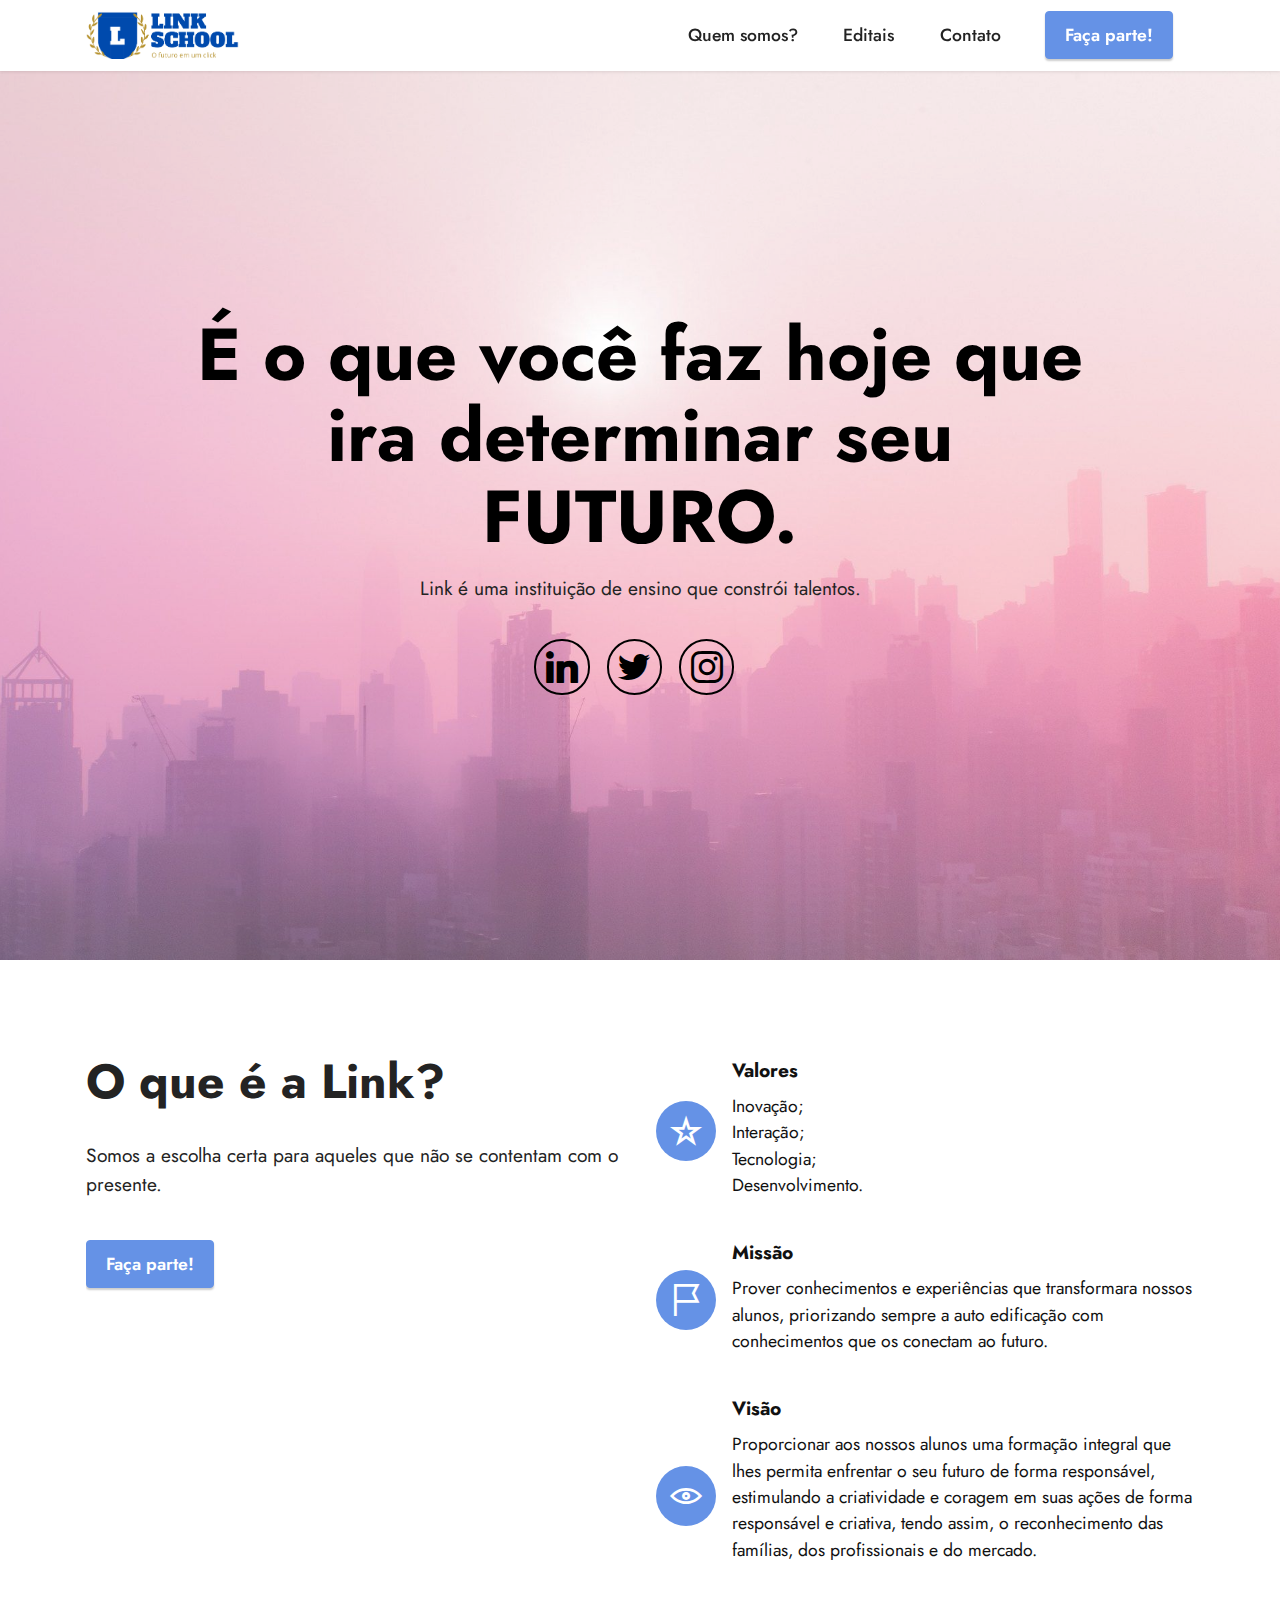
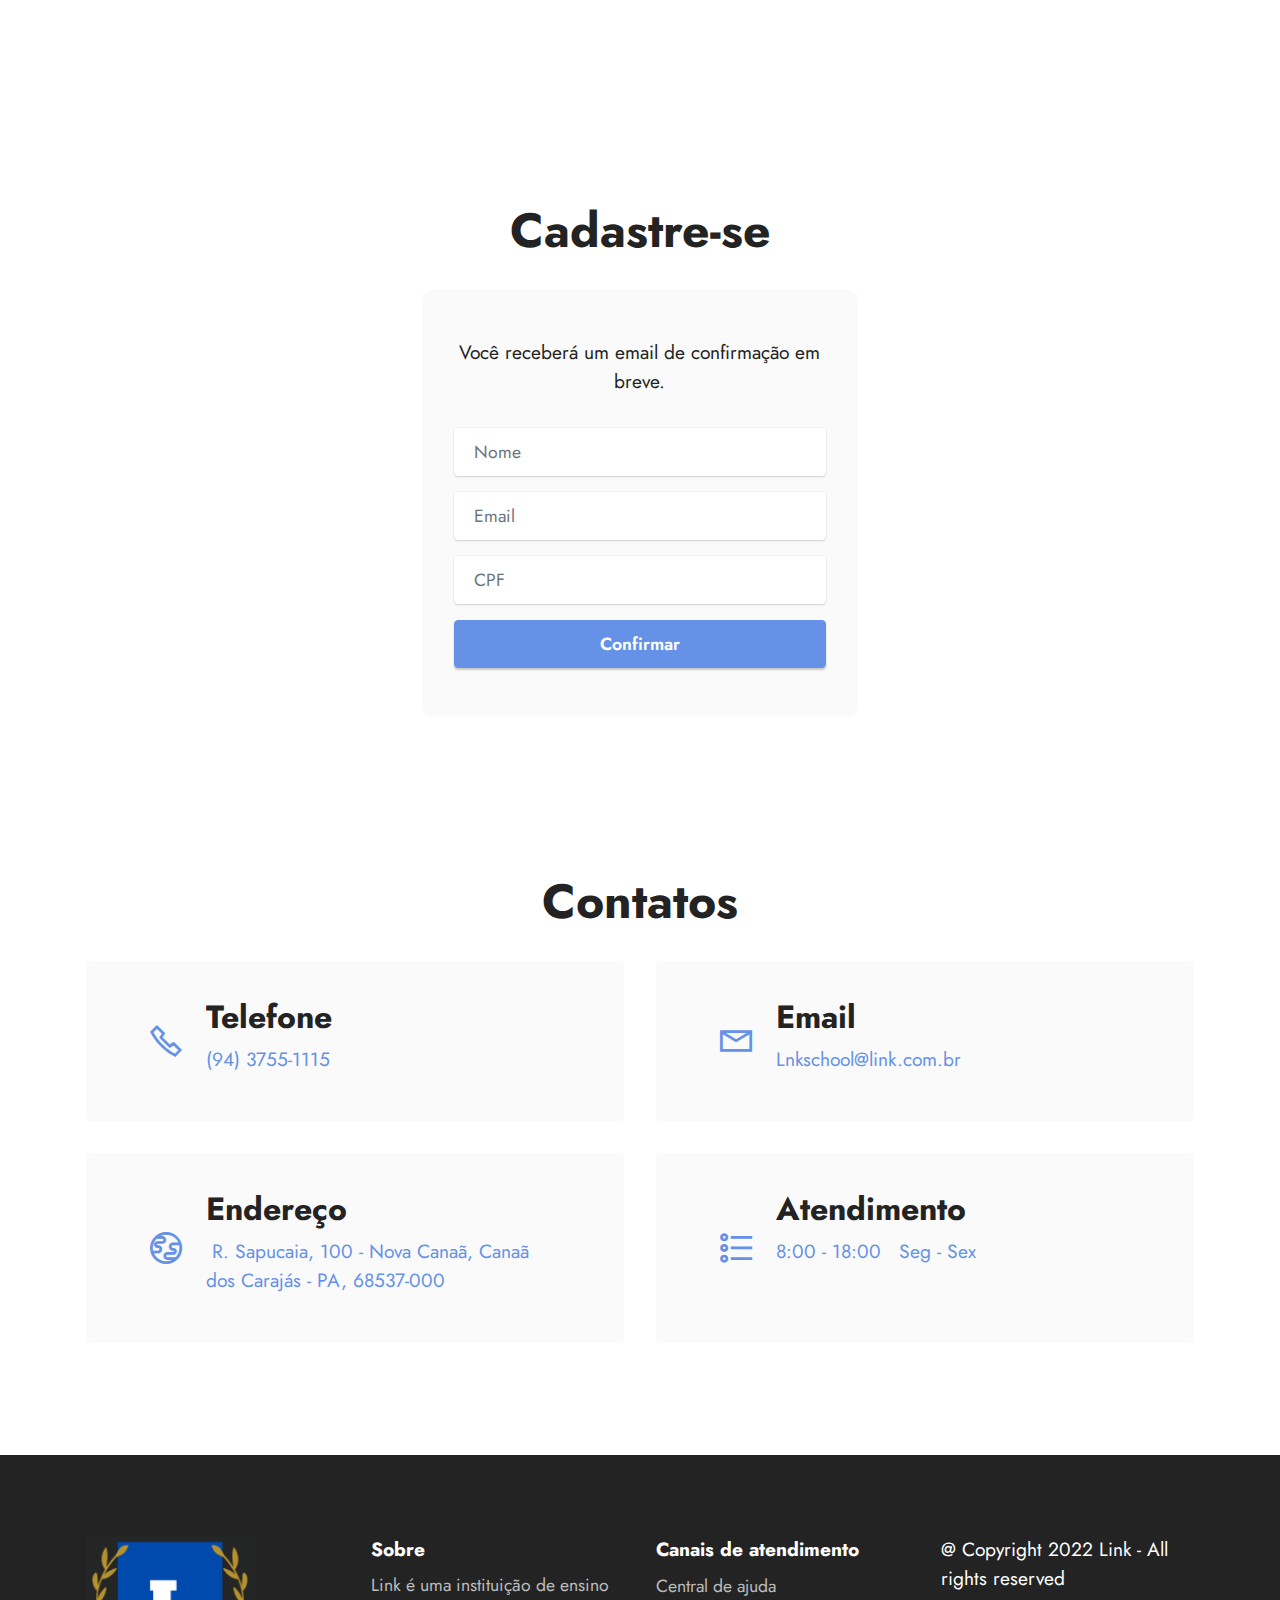
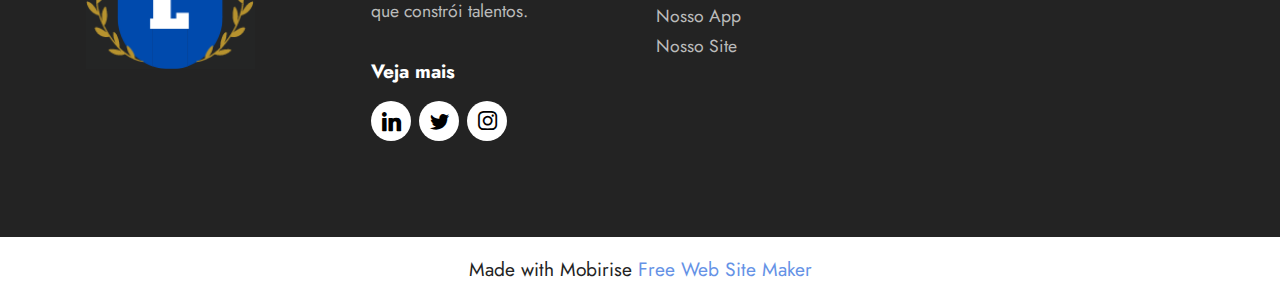
<file: index.html>
<!DOCTYPE html>
<html  >
<head>
  <!-- Site made with Mobirise Website Builder v5.6.11, https://mobirise.com -->
  <meta charset="UTF-8">
  <meta http-equiv="X-UA-Compatible" content="IE=edge">
  <meta name="generator" content="Mobirise v5.6.11, mobirise.com">
  <meta name="twitter:card" content="summary_large_image"/>
  <meta name="twitter:image:src" content="">
  <meta property="og:image" content="">
  <meta name="twitter:title" content="Home">
  <meta name="viewport" content="width=device-width, initial-scale=1, minimum-scale=1">
  <link rel="shortcut icon" href="assets/images/mitchell-co-2.png" type="image/x-icon">
  <meta name="description" content="">
  
  
  <title>Home</title>
  <link rel="stylesheet" href="assets/web/assets/mobirise-icons2/mobirise2.css">
  <link rel="stylesheet" href="assets/bootstrap/css/bootstrap.min.css">
  <link rel="stylesheet" href="assets/bootstrap/css/bootstrap-grid.min.css">
  <link rel="stylesheet" href="assets/bootstrap/css/bootstrap-reboot.min.css">
  <link rel="stylesheet" href="assets/dropdown/css/style.css">
  <link rel="stylesheet" href="assets/socicon/css/styles.css">
  <link rel="stylesheet" href="assets/theme/css/style.css">
  <link rel="preload" href="https://fonts.googleapis.com/css?family=Jost:100,200,300,400,500,600,700,800,900,100i,200i,300i,400i,500i,600i,700i,800i,900i&display=swap" as="style" onload="this.onload=null;this.rel='stylesheet'">
  <noscript><link rel="stylesheet" href="https://fonts.googleapis.com/css?family=Jost:100,200,300,400,500,600,700,800,900,100i,200i,300i,400i,500i,600i,700i,800i,900i&display=swap"></noscript>
  <link rel="preload" as="style" href="assets/mobirise/css/mbr-additional.css"><link rel="stylesheet" href="assets/mobirise/css/mbr-additional.css" type="text/css">
  
  
  
  
</head>
<body>
  
  <section data-bs-version="5.1" class="menu menu2 cid-tfVEvOjQbG" once="menu" id="menu2-q">
    
    <nav class="navbar navbar-dropdown navbar-fixed-top navbar-expand-lg">
        <div class="container">
            <div class="navbar-brand">
                <span class="navbar-logo">
                    <a href="https://mobiri.se">
                        <img src="assets/images/mitchell-co-2.png" alt="Mobirise Website Builder" style="height: 3rem;">
                    </a>
                </span>
                <span class="navbar-caption-wrap"><a class="navbar-caption text-black display-7" href="https://mobiri.se"></a></span>
            </div>
            <button class="navbar-toggler" type="button" data-toggle="collapse" data-bs-toggle="collapse" data-target="#navbarSupportedContent" data-bs-target="#navbarSupportedContent" aria-controls="navbarNavAltMarkup" aria-expanded="false" aria-label="Toggle navigation">
                <div class="hamburger">
                    <span></span>
                    <span></span>
                    <span></span>
                    <span></span>
                </div>
            </button>
            <div class="collapse navbar-collapse" id="navbarSupportedContent">
                <ul class="navbar-nav nav-dropdown" data-app-modern-menu="true"><li class="nav-item"><a class="nav-link link text-black text-primary display-4" href="index.html#features13-b">Quem somos?</a></li><li class="nav-item"><a class="nav-link link text-black text-primary display-4" href="page1.html#content2-o">Editais</a></li><li class="nav-item"><a class="nav-link link text-black text-primary display-4" href="index.html#contacts2-j">Contato</a></li></ul>
                
                <div class="navbar-buttons mbr-section-btn"><a class="btn btn-primary display-4" href="index.html#form7-c">Faça parte!</a></div>
            </div>
        </div>
    </nav>
</section>

<section data-bs-version="5.1" class="header13 cid-tfLiiGIDpT mbr-fullscreen" id="header13-a">

    

    
    <div class="mbr-overlay" style="opacity: 0.2; background-color: rgb(255, 255, 255);"></div>

    <div class="align-center container">
        <div class="row justify-content-center">
            <div class="col-12 col-lg-10">
                <h1 class="mbr-section-title mbr-fonts-style mb-3 display-1"><strong>É o que você faz hoje que ira determinar seu FUTURO.</strong></h1>
                
                <p class="mbr-text mbr-fonts-style mb-3 display-7">Link é uma instituição de ensino que constrói talentos.
                </p>
                
                <div class="social-row display-7 mt-5">
                    <div class="soc-item">
                        
                            <span class="mbr-iconfont socicon-linkedin socicon"></span>
                        
                    </div>
                    <div class="soc-item">
                        
                            <span class="mbr-iconfont socicon-twitter socicon"></span>
                        
                    </div>
                    <div class="soc-item">
                        <a href="https://www.instagram.com/link_lks/" target="_blank">
                            <span class="mbr-iconfont socicon-instagram socicon"></span>
                        </a>
                    </div>
                    
                    
                </div>
            </div>
        </div>
    </div>
</section>

<section data-bs-version="5.1" class="features12 cid-tfLimprbO1" id="features13-b">

    

    
    
    <div class="container">
        <div class="row justify-content-center">
            <div class="col-12 col-lg-6">
                <div class="card-wrapper">
                    <div class="card-box align-left">
                        <h4 class="card-title mbr-fonts-style mb-4 display-2"><strong>O que é a Link?</strong>
                        </h4>
                        <p class="mbr-text mbr-fonts-style mb-4 display-7">Somos a escolha certa para aqueles que não se contentam com o presente.</p>
                        <div class="mbr-section-btn"><a class="btn btn-primary display-4" href="index.html#form7-c">Faça parte!</a></div>
                    </div>
                </div>
            </div>
            <div class="col-12 col-lg-6">
                <div class="item mbr-flex">
                    <div class="icon-box">
                        <span class="mbr-iconfont mobi-mbri-star mobi-mbri"></span>
                    </div>
                    <div class="text-box">
                        <h4 class="icon-title mbr-black mbr-fonts-style display-7"><strong>Valores</strong></h4>
                        <h5 class="icon-text mbr-black mbr-fonts-style display-4">Inovação;​
<div>
</div><div>Interação;​
</div><div>Tecnologia;​
</div><div>Desenvolvimento.​</div><div>
</div><div>
</div></h5>
                    </div>
                </div>
                <div class="item mbr-flex">
                    <div class="icon-box">
                        <span class="mbr-iconfont mobi-mbri-flag mobi-mbri"></span>
                    </div>
                    <div class="text-box">
                        <h4 class="icon-title mbr-black mbr-fonts-style display-7"><strong>Missão</strong></h4>
                        <h5 class="icon-text mbr-black mbr-fonts-style display-4">Prover conhecimentos e experiências que transformara nossos alunos, priorizando sempre a auto edificação com conhecimentos que os conectam ao futuro.</h5>
                    </div>
                </div>
                <div class="item mbr-flex">
                    <div class="icon-box">
                        <span class="mbr-iconfont mobi-mbri-preview mobi-mbri"></span>
                    </div>
                    <div class="text-box">
                        <h4 class="icon-title mbr-black mbr-fonts-style display-7"><strong>Visão</strong></h4>
                        <h5 class="icon-text mbr-black mbr-fonts-style display-4">Proporcionar aos nossos alunos uma formação integral que lhes permita enfrentar o seu futuro de forma responsável, estimulando a criatividade e coragem em suas ações de forma responsável e criativa, tendo assim, o reconhecimento das famílias, dos profissionais e do mercado.​
<div>
</div><div>​</div></h5>
                    </div>
                </div>
            </div>
        </div>
    </div>
</section>

<section data-bs-version="5.1" class="form7 cid-tfLiKqYpOP" id="form7-c">
    
    
    <div class="container">
        <div class="mbr-section-head">
            <h3 class="mbr-section-title mbr-fonts-style align-center mb-0 display-2"><strong>Cadastre-se</strong></h3>
            
        </div>
        <div class="row justify-content-center mt-4">
            <div class="col-lg-8 mx-auto mbr-form" data-form-type="formoid">
                <form action="https://mobirise.eu/" method="POST" class="mbr-form form-with-styler mx-auto" data-form-title="Form Name"><input type="hidden" name="email" data-form-email="true" value="6/QTUF2xL/pfBJDJN7a84ua6wgglWTOMNoOwgBjfaFMXKIiQmObBceh4nUamavUXJI0sVe/RqW/NlKqJvvgqZIF3Gfcs9Ba88ZC9YhcHitUwES416Jge99BcYbFY6a/p">
                    <p class="mbr-text mbr-fonts-style align-center mb-4 display-7">Você receberá um email de confirmação em breve.
                    </p>
                    <div class="row">
                        <div hidden="hidden" data-form-alert="" class="alert alert-success col-12">Sua aprovação de ingresso será feita em breve, agradecemos sua preferência!</div>
                        <div hidden="hidden" data-form-alert-danger="" class="alert alert-danger col-12">
                            Oops...! some problem!
                        </div>
                    </div>
                    <div class="dragArea row">
                        <div class="col-lg-12 col-md-12 col-sm-12 form-group mb-3" data-for="name">
                            <input type="text" name="name" placeholder="Nome" data-form-field="name" class="form-control" value="" id="name-form7-c">
                        </div>
                        <div class="col-lg-12 col-md-12 col-sm-12 form-group mb-3" data-for="email">
                            <input type="email" name="email" placeholder="Email" data-form-field="email" class="form-control" value="" id="email-form7-c">
                        </div>
                        <div data-for="phone" class="col-lg-12 col-md-12 col-sm-12 form-group mb-3">
                            <input type="tel" name="phone" placeholder="CPF" data-form-field="phone" class="form-control" value="" id="phone-form7-c">
                        </div>
                        <div class="col-auto mbr-section-btn align-center"><button type="submit" class="btn btn-primary display-4">Confirmar</button></div>
                    </div>
                </form>
            </div>
        </div>
    </div>
</section>

<section data-bs-version="5.1" class="contacts2 cid-tfLQGQ0kCI" id="contacts2-j">
    <!---->
    

    
    
    <div class="container">
        <div class="mbr-section-head">
            <h3 class="mbr-section-title mbr-fonts-style align-center mb-0 display-2">
                <strong>Contatos</strong></h3>
            
        </div>
        <div class="row justify-content-center mt-4">
            <div class="card col-12 col-md-6">
                <div class="card-wrapper">
                    <div class="image-wrapper">
                        <span class="mbr-iconfont mobi-mbri-phone mobi-mbri"></span>
                    </div>
                    <div class="text-wrapper">
                        <h6 class="card-title mbr-fonts-style mb-1 display-5"><strong>Telefone</strong></h6>
                        <p class="mbr-text mbr-fonts-style display-7"><a href="tel:+12345678910" class="text-primary">(94) 3755-1115</a></p>
                    </div>
                </div>
            </div>
            <div class="card col-12 col-md-6">
                <div class="card-wrapper">
                    <div class="image-wrapper">
                        <span class="mbr-iconfont mobi-mbri-letter mobi-mbri"></span>
                    </div>
                    <div class="text-wrapper">
                        <h6 class="card-title mbr-fonts-style mb-1 display-5">
                            <strong>Email</strong>
                        </h6>
                        <p class="mbr-text mbr-fonts-style display-7">Lnkschool<a href="mailto:info@site.com" class="text-primary">@link.</a>com.br</p>
                    </div>
                </div>
            </div>
            <div class="card col-12 col-md-6">
                <div class="card-wrapper">
                    <div class="image-wrapper">
                        <span class="mbr-iconfont mobi-mbri-globe mobi-mbri"></span>
                    </div>
                    <div class="text-wrapper">
                        <h6 class="card-title mbr-fonts-style mb-1 display-5"><strong>Endereço</strong></h6>
                        <p class="mbr-text mbr-fonts-style display-7">&nbsp;R. Sapucaia, 100 - Nova Canaã, Canaã dos Carajás - PA, 68537-000</p>
                    </div>
                </div>
            </div>
            <div class="card col-12 col-md-6">
                <div class="card-wrapper">
                    <div class="image-wrapper">
                        <span class="mbr-iconfont mobi-mbri-bulleted-list mobi-mbri"></span>
                    </div>
                    <div class="text-wrapper">
                        <h6 class="card-title mbr-fonts-style mb-1 display-5"><strong>Atendimento</strong></h6>
                        <p class="mbr-text mbr-fonts-style display-7">8:00 - 18:00&nbsp; &nbsp;Seg - Sex</p>
                    </div>
                </div>
            </div>
        </div>
    </div>
</section>

<section data-bs-version="5.1" class="footer4 cid-tfLj65pCAm" once="footers" id="footer4-d">

    

    
    
    <div class="container">
        <div class="row mbr-white">
            <div class="col-6 col-lg-3">
                <div class="media-wrap col-md-8 col-12">
                    <a href="https://mobiri.se/">
                        <img src="assets/images/mitchell-co-6.png" alt="Mobirise Website Builder">
                    </a>
                </div>
            </div>
            <div class="col-12 col-md-6 col-lg-3">
                <h5 class="mbr-section-subtitle mbr-fonts-style mb-2 display-7"><strong>Sobre</strong></h5>
                <p class="mbr-text mbr-fonts-style mb-4 display-4">Link é uma instituição de ensino que constrói talentos.</p>
                <h5 class="mbr-section-subtitle mbr-fonts-style mb-3 display-7"><strong>Veja mais</strong></h5>
                <div class="social-row display-7">
                    <div class="soc-item">
                        
                            <span class="mbr-iconfont socicon-linkedin socicon"></span>
                        
                    </div>
                    <div class="soc-item">
                        
                            <span class="mbr-iconfont socicon-twitter socicon"></span>
                        
                    </div>
                    <div class="soc-item">
                        <a href="https://www.instagram.com/link_lks/" target="_blank">
                            <span class="mbr-iconfont socicon-instagram socicon"></span>
                        </a>
                    </div>
                    
                </div>
            </div>
            <div class="col-12 col-md-6 col-lg-3">
                <h5 class="mbr-section-subtitle mbr-fonts-style mb-2 display-7"><strong>Canais de atendimento</strong></h5>
                <ul class="list mbr-fonts-style display-4">
                    <li class="mbr-text item-wrap">Central de ajuda</li>
                    <li class="mbr-text item-wrap">Nosso App</li>
                    <li class="mbr-text item-wrap">Nosso Site</li>
                </ul>
            </div>
            <div class="col-12 col-md-6 col-lg-3">
                <h5 class="mbr-section-subtitle mbr-fonts-style mb-2 display-7">@ Copyright 2022 Link - All rights reserved</h5>
                <ul class="list mbr-fonts-style display-4">
                    <li class="mbr-text item-wrap"><br></li>
                </ul>
            </div>
            
        </div>
    </div>
</section><section class="display-7" style="padding: 0;align-items: center;justify-content: center;flex-wrap: wrap;    align-content: center;display: flex;position: relative;height: 4rem;"><a href="https://mobiri.se/2855951" style="flex: 1 1;height: 4rem;position: absolute;width: 100%;z-index: 1;"><img alt="" style="height: 4rem;" src="[data-uri]"></a><p style="margin: 0;text-align: center;" class="display-7">Made with Mobirise &#8204;</p><a style="z-index:1" href="https://mobirise.com/website-maker.html">Free Web Site Maker</a></section><script src="assets/bootstrap/js/bootstrap.bundle.min.js"></script>  <script src="assets/smoothscroll/smooth-scroll.js"></script>  <script src="assets/ytplayer/index.js"></script>  <script src="assets/dropdown/js/navbar-dropdown.js"></script>  <script src="assets/theme/js/script.js"></script>  <script src="assets/formoid/formoid.min.js"></script>  
  
  
</body>
</html>
</file>
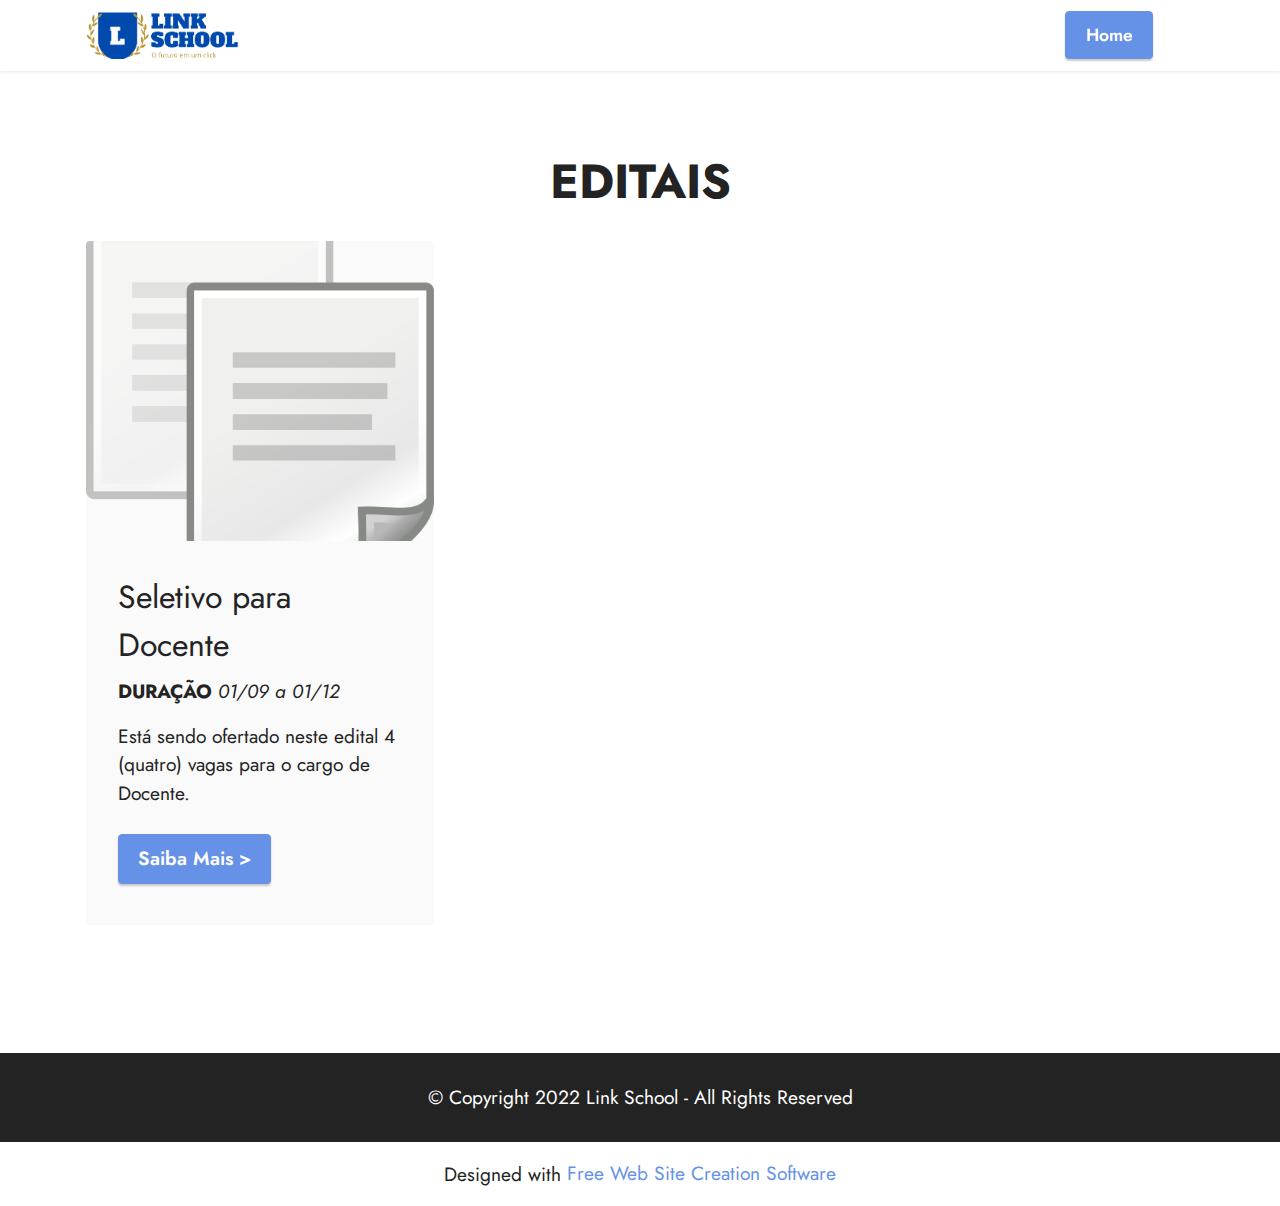
<file: page1.html>
<!DOCTYPE html>
<html  >
<head>
  <!-- Site made with Mobirise Website Builder v5.6.11, https://mobirise.com -->
  <meta charset="UTF-8">
  <meta http-equiv="X-UA-Compatible" content="IE=edge">
  <meta name="generator" content="Mobirise v5.6.11, mobirise.com">
  <meta name="twitter:card" content="summary_large_image"/>
  <meta name="twitter:image:src" content="">
  <meta property="og:image" content="">
  <meta name="twitter:title" content="Page 1">
  <meta name="viewport" content="width=device-width, initial-scale=1, minimum-scale=1">
  <link rel="shortcut icon" href="assets/images/mitchell-co-2.png" type="image/x-icon">
  <meta name="description" content="">
  
  
  <title>Page 1</title>
  <link rel="stylesheet" href="assets/bootstrap/css/bootstrap.min.css">
  <link rel="stylesheet" href="assets/bootstrap/css/bootstrap-grid.min.css">
  <link rel="stylesheet" href="assets/bootstrap/css/bootstrap-reboot.min.css">
  <link rel="stylesheet" href="assets/dropdown/css/style.css">
  <link rel="stylesheet" href="assets/socicon/css/styles.css">
  <link rel="stylesheet" href="assets/theme/css/style.css">
  <link rel="preload" href="https://fonts.googleapis.com/css?family=Jost:100,200,300,400,500,600,700,800,900,100i,200i,300i,400i,500i,600i,700i,800i,900i&display=swap" as="style" onload="this.onload=null;this.rel='stylesheet'">
  <noscript><link rel="stylesheet" href="https://fonts.googleapis.com/css?family=Jost:100,200,300,400,500,600,700,800,900,100i,200i,300i,400i,500i,600i,700i,800i,900i&display=swap"></noscript>
  <link rel="preload" as="style" href="assets/mobirise/css/mbr-additional.css"><link rel="stylesheet" href="assets/mobirise/css/mbr-additional.css" type="text/css">
  
  
  
  
</head>
<body>
  
  <section data-bs-version="5.1" class="menu menu2 cid-tfVEvOjQbG" once="menu" id="menu2-q">
    
    <nav class="navbar navbar-dropdown navbar-fixed-top navbar-expand-lg">
        <div class="container">
            <div class="navbar-brand">
                <span class="navbar-logo">
                    <a href="https://mobiri.se">
                        <img src="assets/images/mitchell-co-2.png" alt="Mobirise Website Builder" style="height: 3rem;">
                    </a>
                </span>
                <span class="navbar-caption-wrap"><a class="navbar-caption text-black display-7" href="https://mobiri.se"></a></span>
            </div>
            <button class="navbar-toggler" type="button" data-toggle="collapse" data-bs-toggle="collapse" data-target="#navbarSupportedContent" data-bs-target="#navbarSupportedContent" aria-controls="navbarNavAltMarkup" aria-expanded="false" aria-label="Toggle navigation">
                <div class="hamburger">
                    <span></span>
                    <span></span>
                    <span></span>
                    <span></span>
                </div>
            </button>
            <div class="collapse navbar-collapse" id="navbarSupportedContent">
                <ul class="navbar-nav nav-dropdown" data-app-modern-menu="true"><li class="nav-item"><a class="nav-link link text-black display-4" href="index.html#contacts2-j"></a></li></ul>
                
                <div class="navbar-buttons mbr-section-btn"><a class="btn btn-primary display-4" href="index.html#top">Home</a></div>
            </div>
        </div>
    </nav>
</section>

<section data-bs-version="5.1" class="content2 cid-tfUTYHlSiD" id="content2-o">
    
    
    <div class="container">
        <div class="mbr-section-head">
            <h4 class="mbr-section-title mbr-fonts-style align-center mb-0 display-2"><strong>EDITAIS</strong></h4>
            <h5 class="mbr-section-subtitle mbr-fonts-style align-center mb-0 mt-2 display-5"></h5>
        </div>
        <div class="row mt-4">
            <div class="item features-image сol-12 col-md-6 col-lg-4">
                <div class="item-wrapper">
                    <div class="item-img">
                        <img src="assets/images/mbr.png" alt="Mobirise Website Builder" title="">
                    </div>
                    <div class="item-content">
                        <h5 class="item-title mbr-fonts-style display-5">Seletivo para Docente</h5>
                        <h6 class="item-subtitle mbr-fonts-style mt-1 display-7"><strong>DURAÇÃO</strong><em>&nbsp;01/09 a 01/12</em></h6>
                        <p class="mbr-text mbr-fonts-style mt-3 display-7">Está sendo ofertado neste edital 4 (quatro) vagas para o cargo de Docente.</p>
                    </div>
                    <div class="mbr-section-btn item-footer mt-2"><a href="assets/files/EDITAL-LINKSCHOOL.pdf" class="btn item-btn btn-primary display-7" target="_blank">Saiba Mais &gt;</a></div>
                </div>
            </div>
            
            

        </div>
    </div>
</section>

<section data-bs-version="5.1" class="footer7 cid-tfVEDSUS6M" once="footers" id="footer7-s">

    

    

    <div class="container">
        <div class="media-container-row align-center mbr-white">
            <div class="col-12">
                <p class="mbr-text mb-0 mbr-fonts-style display-7">
                    © Copyright 2022 Link School - All Rights Reserved
                </p>
            </div>
        </div>
    </div>
</section><section class="display-7" style="padding: 0;align-items: center;justify-content: center;flex-wrap: wrap;    align-content: center;display: flex;position: relative;height: 4rem;"><a href="https://mobiri.se/2855951" style="flex: 1 1;height: 4rem;position: absolute;width: 100%;z-index: 1;"><img alt="" style="height: 4rem;" src="[data-uri]"></a><p style="margin: 0;text-align: center;" class="display-7">Designed with &#8204;</p><a style="z-index:1" href="https://mobirise.com"> Free Web Site  Creation Software</a></section><script src="assets/bootstrap/js/bootstrap.bundle.min.js"></script>  <script src="assets/smoothscroll/smooth-scroll.js"></script>  <script src="assets/ytplayer/index.js"></script>  <script src="assets/dropdown/js/navbar-dropdown.js"></script>  <script src="assets/theme/js/script.js"></script>  
  
  
</body>
</html>
</file>
<file: assets/web/assets/mobirise-icons2/mobirise2.css>
@font-face {
  font-family: 'Moririse2';
  font-display: swap;
  src:  url('mobirise2.eot?f2bix4');
  src:  url('mobirise2.eot?f2bix4#iefix') format('embedded-opentype'),
    url('mobirise2.ttf?f2bix4') format('truetype'),
    url('mobirise2.woff?f2bix4') format('woff'),
    url('mobirise2.svg?f2bix4#mobirise2') format('svg');
  font-weight: normal;
  font-style: normal;
}

[class^="mobi-"], [class*=" mobi-"] {
  /* use !important to prevent issues with browser extensions that change fonts */
  font-family: 'Moririse2' !important;
  speak: none;
  font-style: normal;
  font-weight: normal;
  font-variant: normal;
  text-transform: none;
  line-height: 1;

  /* Better Font Rendering =========== */
  -webkit-font-smoothing: antialiased;
  -moz-osx-font-smoothing: grayscale;
}

.mobi-mbri-add-submenu:before {
  content: "\e900";
}
.mobi-mbri-alert:before {
  content: "\e901";
}
.mobi-mbri-align-center:before {
  content: "\e902";
}
.mobi-mbri-align-justify:before {
  content: "\e903";
}
.mobi-mbri-align-left:before {
  content: "\e904";
}
.mobi-mbri-align-right:before {
  content: "\e905";
}
.mobi-mbri-android:before {
  content: "\e906";
}
.mobi-mbri-apple:before {
  content: "\e907";
}
.mobi-mbri-arrow-down:before {
  content: "\e908";
}
.mobi-mbri-arrow-next:before {
  content: "\e909";
}
.mobi-mbri-arrow-prev:before {
  content: "\e90a";
}
.mobi-mbri-arrow-up:before {
  content: "\e90b";
}
.mobi-mbri-bold:before {
  content: "\e90c";
}
.mobi-mbri-bookmark:before {
  content: "\e90d";
}
.mobi-mbri-bootstrap:before {
  content: "\e90e";
}
.mobi-mbri-briefcase:before {
  content: "\e90f";
}
.mobi-mbri-browse:before {
  content: "\e910";
}
.mobi-mbri-bulleted-list:before {
  content: "\e911";
}
.mobi-mbri-calendar:before {
  content: "\e912";
}
.mobi-mbri-camera:before {
  content: "\e913";
}
.mobi-mbri-cart-add:before {
  content: "\e914";
}
.mobi-mbri-cart-full:before {
  content: "\e915";
}
.mobi-mbri-cash:before {
  content: "\e916";
}
.mobi-mbri-change-style:before {
  content: "\e917";
}
.mobi-mbri-chat:before {
  content: "\e918";
}
.mobi-mbri-clock:before {
  content: "\e919";
}
.mobi-mbri-close:before {
  content: "\e91a";
}
.mobi-mbri-cloud:before {
  content: "\e91b";
}
.mobi-mbri-code:before {
  content: "\e91c";
}
.mobi-mbri-contact-form:before {
  content: "\e91d";
}
.mobi-mbri-credit-card:before {
  content: "\e91e";
}
.mobi-mbri-cursor-click:before {
  content: "\e91f";
}
.mobi-mbri-cust-feedback:before {
  content: "\e920";
}
.mobi-mbri-database:before {
  content: "\e921";
}
.mobi-mbri-delivery:before {
  content: "\e922";
}
.mobi-mbri-desktop:before {
  content: "\e923";
}
.mobi-mbri-devices:before {
  content: "\e924";
}
.mobi-mbri-down:before {
  content: "\e925";
}
.mobi-mbri-download-2:before {
  content: "\e926";
}
.mobi-mbri-download:before {
  content: "\e927";
}
.mobi-mbri-drag-n-drop-2:before {
  content: "\e928";
}
.mobi-mbri-drag-n-drop:before {
  content: "\e929";
}
.mobi-mbri-edit-2:before {
  content: "\e92a";
}
.mobi-mbri-edit:before {
  content: "\e92b";
}
.mobi-mbri-error:before {
  content: "\e92c";
}
.mobi-mbri-extension:before {
  content: "\e92d";
}
.mobi-mbri-features:before {
  content: "\e92e";
}
.mobi-mbri-file:before {
  content: "\e92f";
}
.mobi-mbri-flag:before {
  content: "\e930";
}
.mobi-mbri-folder:before {
  content: "\e931";
}
.mobi-mbri-gift:before {
  content: "\e932";
}
.mobi-mbri-github:before {
  content: "\e933";
}
.mobi-mbri-globe-2:before {
  content: "\e934";
}
.mobi-mbri-globe:before {
  content: "\e935";
}
.mobi-mbri-growing-chart:before {
  content: "\e936";
}
.mobi-mbri-hearth:before {
  content: "\e937";
}
.mobi-mbri-help:before {
  content: "\e938";
}
.mobi-mbri-home:before {
  content: "\e939";
}
.mobi-mbri-hot-cup:before {
  content: "\e93a";
}
.mobi-mbri-idea:before {
  content: "\e93b";
}
.mobi-mbri-image-gallery:before {
  content: "\e93c";
}
.mobi-mbri-image-slider:before {
  content: "\e93d";
}
.mobi-mbri-info:before {
  content: "\e93e";
}
.mobi-mbri-italic:before {
  content: "\e93f";
}
.mobi-mbri-key:before {
  content: "\e940";
}
.mobi-mbri-laptop:before {
  content: "\e941";
}
.mobi-mbri-layers:before {
  content: "\e942";
}
.mobi-mbri-left-right:before {
  content: "\e943";
}
.mobi-mbri-left:before {
  content: "\e944";
}
.mobi-mbri-letter:before {
  content: "\e945";
}
.mobi-mbri-like:before {
  content: "\e946";
}
.mobi-mbri-link:before {
  content: "\e947";
}
.mobi-mbri-lock:before {
  content: "\e948";
}
.mobi-mbri-login:before {
  content: "\e949";
}
.mobi-mbri-logout:before {
  content: "\e94a";
}
.mobi-mbri-magic-stick:before {
  content: "\e94b";
}
.mobi-mbri-map-pin:before {
  content: "\e94c";
}
.mobi-mbri-menu:before {
  content: "\e94d";
}
.mobi-mbri-mobile-2:before {
  content: "\e94e";
}
.mobi-mbri-mobile-horizontal:before {
  content: "\e94f";
}
.mobi-mbri-mobile:before {
  content: "\e950";
}
.mobi-mbri-mobirise:before {
  content: "\e951";
}
.mobi-mbri-more-horizontal:before {
  content: "\e952";
}
.mobi-mbri-more-vertical:before {
  content: "\e953";
}
.mobi-mbri-music:before {
  content: "\e954";
}
.mobi-mbri-new-file:before {
  content: "\e955";
}
.mobi-mbri-numbered-list:before {
  content: "\e956";
}
.mobi-mbri-opened-folder:before {
  content: "\e957";
}
.mobi-mbri-pages:before {
  content: "\e958";
}
.mobi-mbri-paper-plane:before {
  content: "\e959";
}
.mobi-mbri-paperclip:before {
  content: "\e95a";
}
.mobi-mbri-phone:before {
  content: "\e95b";
}
.mobi-mbri-photo:before {
  content: "\e95c";
}
.mobi-mbri-photos:before {
  content: "\e95d";
}
.mobi-mbri-pin:before {
  content: "\e95e";
}
.mobi-mbri-play:before {
  content: "\e95f";
}
.mobi-mbri-plus:before {
  content: "\e960";
}
.mobi-mbri-preview:before {
  content: "\e961";
}
.mobi-mbri-print:before {
  content: "\e962";
}
.mobi-mbri-protect:before {
  content: "\e963";
}
.mobi-mbri-question:before {
  content: "\e964";
}
.mobi-mbri-quote-left:before {
  content: "\e965";
}
.mobi-mbri-quote-right:before {
  content: "\e966";
}
.mobi-mbri-redo:before {
  content: "\e967";
}
.mobi-mbri-refresh:before {
  content: "\e968";
}
.mobi-mbri-responsive-2:before {
  content: "\e969";
}
.mobi-mbri-responsive:before {
  content: "\e96a";
}
.mobi-mbri-right:before {
  content: "\e96b";
}
.mobi-mbri-rocket:before {
  content: "\e96c";
}
.mobi-mbri-sad-face:before {
  content: "\e96d";
}
.mobi-mbri-sale:before {
  content: "\e96e";
}
.mobi-mbri-save:before {
  content: "\e96f";
}
.mobi-mbri-search:before {
  content: "\e970";
}
.mobi-mbri-setting-2:before {
  content: "\e971";
}
.mobi-mbri-setting-3:before {
  content: "\e972";
}
.mobi-mbri-setting:before {
  content: "\e973";
}
.mobi-mbri-share:before {
  content: "\e974";
}
.mobi-mbri-shopping-bag:before {
  content: "\e975";
}
.mobi-mbri-shopping-basket:before {
  content: "\e976";
}
.mobi-mbri-shopping-cart:before {
  content: "\e977";
}
.mobi-mbri-sites:before {
  content: "\e978";
}
.mobi-mbri-smile-face:before {
  content: "\e979";
}
.mobi-mbri-speed:before {
  content: "\e97a";
}
.mobi-mbri-star:before {
  content: "\e97b";
}
.mobi-mbri-success:before {
  content: "\e97c";
}
.mobi-mbri-sun:before {
  content: "\e97d";
}
.mobi-mbri-sun2:before {
  content: "\e97e";
}
.mobi-mbri-tablet-vertical:before {
  content: "\e97f";
}
.mobi-mbri-tablet:before {
  content: "\e980";
}
.mobi-mbri-target:before {
  content: "\e981";
}
.mobi-mbri-timer:before {
  content: "\e982";
}
.mobi-mbri-to-ftp:before {
  content: "\e983";
}
.mobi-mbri-to-local-drive:before {
  content: "\e984";
}
.mobi-mbri-touch-swipe:before {
  content: "\e985";
}
.mobi-mbri-touch:before {
  content: "\e986";
}
.mobi-mbri-trash:before {
  content: "\e987";
}
.mobi-mbri-underline:before {
  content: "\e988";
}
.mobi-mbri-undo:before {
  content: "\e989";
}
.mobi-mbri-unlink:before {
  content: "\e98a";
}
.mobi-mbri-unlock:before {
  content: "\e98b";
}
.mobi-mbri-up-down:before {
  content: "\e98c";
}
.mobi-mbri-up:before {
  content: "\e98d";
}
.mobi-mbri-update:before {
  content: "\e98e";
}
.mobi-mbri-upload-2:before {
  content: "\e98f";
}
.mobi-mbri-upload:before {
  content: "\e990";
}
.mobi-mbri-user-2:before {
  content: "\e991";
}
.mobi-mbri-user:before {
  content: "\e992";
}
.mobi-mbri-users:before {
  content: "\e993";
}
.mobi-mbri-video-play:before {
  content: "\e994";
}
.mobi-mbri-video:before {
  content: "\e995";
}
.mobi-mbri-watch:before {
  content: "\e996";
}
.mobi-mbri-website-theme-2:before {
  content: "\e997";
}
.mobi-mbri-website-theme:before {
  content: "\e998";
}
.mobi-mbri-wifi:before {
  content: "\e999";
}
.mobi-mbri-windows:before {
  content: "\e99a";
}
.mobi-mbri-zoom-in:before {
  content: "\e99b";
}
.mobi-mbri-zoom-out:before {
  content: "\e99c";
}
</file>
<file: assets/dropdown/css/style.css>
.navbar-dropdown {
  left: 0;
  padding: 0;
  position: absolute;
  right: 0;
  top: 0;
  transition: all 0.45s ease;
  z-index: 1030;
  background: #282828; }
  .navbar-dropdown .navbar-logo {
    margin-right: 0.8rem;
    transition: margin 0.3s ease-in-out;
    vertical-align: middle; }
    .navbar-dropdown .navbar-logo img {
      height: 3.125rem;
      transition: all 0.3s ease-in-out; }
    .navbar-dropdown .navbar-logo.mbr-iconfont {
      font-size: 3.125rem;
      line-height: 3.125rem; }
  .navbar-dropdown .navbar-caption {
    font-weight: 700;
    white-space: normal;
    vertical-align: -4px;
    line-height: 3.125rem !important; }
    .navbar-dropdown .navbar-caption, .navbar-dropdown .navbar-caption:hover {
      color: inherit;
      text-decoration: none; }
  .navbar-dropdown .mbr-iconfont + .navbar-caption {
    vertical-align: -1px; }
  .navbar-dropdown.navbar-fixed-top {
    position: fixed; }
  .navbar-dropdown .navbar-brand span {
    vertical-align: -4px; }
  .navbar-dropdown.bg-color.transparent {
    background: none; }
  .navbar-dropdown.navbar-short .navbar-brand {
    padding: 0.625rem 0; }
    .navbar-dropdown.navbar-short .navbar-brand span {
      vertical-align: -1px; }
  .navbar-dropdown.navbar-short .navbar-caption {
    line-height: 2.375rem !important;
    vertical-align: -2px; }
  .navbar-dropdown.navbar-short .navbar-logo {
    margin-right: 0.5rem; }
    .navbar-dropdown.navbar-short .navbar-logo img {
      height: 2.375rem; }
    .navbar-dropdown.navbar-short .navbar-logo.mbr-iconfont {
      font-size: 2.375rem;
      line-height: 2.375rem; }
  .navbar-dropdown.navbar-short .mbr-table-cell {
    height: 3.625rem; }
  .navbar-dropdown .navbar-close {
    left: 0.6875rem;
    position: fixed;
    top: 0.75rem;
    z-index: 1000; }
  .navbar-dropdown .hamburger-icon {
    content: "";
    display: inline-block;
    vertical-align: middle;
    width: 16px;
    -webkit-box-shadow: 0 -6px 0 1px #282828,0 0 0 1px #282828,0 6px 0 1px #282828;
    -moz-box-shadow: 0 -6px 0 1px #282828,0 0 0 1px #282828,0 6px 0 1px #282828;
    box-shadow: 0 -6px 0 1px #282828,0 0 0 1px #282828,0 6px 0 1px #282828; }

.dropdown-menu .dropdown-toggle[data-toggle="dropdown-submenu"]::after {
  border-bottom: 0.35em solid transparent;
  border-left: 0.35em solid;
  border-right: 0;
  border-top: 0.35em solid transparent;
  margin-left: 0.3rem; }

.dropdown-menu .dropdown-item:focus {
  outline: 0; }

.nav-dropdown {
  font-size: 0.75rem;
  font-weight: 500;
  height: auto !important; }
  .nav-dropdown .nav-btn {
    padding-left: 1rem; }
  .nav-dropdown .link {
    margin: .667em 1.667em;
    font-weight: 500;
    padding: 0;
    transition: color .2s ease-in-out; }
    .nav-dropdown .link.dropdown-toggle {
      margin-right: 2.583em; }
      .nav-dropdown .link.dropdown-toggle::after {
        margin-left: .25rem;
        border-top: 0.35em solid;
        border-right: 0.35em solid transparent;
        border-left: 0.35em solid transparent;
        border-bottom: 0; }
      .nav-dropdown .link.dropdown-toggle[aria-expanded="true"] {
        margin: 0;
        padding: 0.667em 3.263em  0.667em 1.667em; }
  .nav-dropdown .link::after,
  .nav-dropdown .dropdown-item::after {
    color: inherit; }
  .nav-dropdown .btn {
    font-size: 0.75rem;
    font-weight: 700;
    letter-spacing: 0;
    margin-bottom: 0;
    padding-left: 1.25rem;
    padding-right: 1.25rem; }
  .nav-dropdown .dropdown-menu {
    border-radius: 0;
    border: 0;
    left: 0;
    margin: 0;
    padding-bottom: 1.25rem;
    padding-top: 1.25rem;
    position: relative; }
  .nav-dropdown .dropdown-submenu {
    margin-left: 0.125rem;
    top: 0; }
  .nav-dropdown .dropdown-item {
    font-weight: 500;
    line-height: 2;
    padding: 0.3846em 4.615em 0.3846em 1.5385em;
    position: relative;
    transition: color .2s ease-in-out, background-color .2s ease-in-out; }
    .nav-dropdown .dropdown-item::after {
      margin-top: -0.3077em;
      position: absolute;
      right: 1.1538em;
      top: 50%; }
    .nav-dropdown .dropdown-item:focus, .nav-dropdown .dropdown-item:hover {
      background: none; }

@media (max-width: 767px) {
  .nav-dropdown.navbar-toggleable-sm {
    bottom: 0;
    display: none;
    left: 0;
    overflow-x: hidden;
    position: fixed;
    top: 0;
    transform: translateX(-100%);
    -ms-transform: translateX(-100%);
    -webkit-transform: translateX(-100%);
    width: 18.75rem;
    z-index: 999; } }
.nav-dropdown.navbar-toggleable-xl {
  bottom: 0;
  display: none;
  left: 0;
  overflow-x: hidden;
  position: fixed;
  top: 0;
  transform: translateX(-100%);
  -ms-transform: translateX(-100%);
  -webkit-transform: translateX(-100%);
  width: 18.75rem;
  z-index: 999; }

.nav-dropdown-sm {
  display: block !important;
  overflow-x: hidden;
  overflow: auto;
  padding-top: 3.875rem; }
  .nav-dropdown-sm::after {
    content: "";
    display: block;
    height: 3rem;
    width: 100%; }
  .nav-dropdown-sm.collapse.in ~ .navbar-close {
    display: block !important; }
  .nav-dropdown-sm.collapsing, .nav-dropdown-sm.collapse.in {
    transform: translateX(0);
    -ms-transform: translateX(0);
    -webkit-transform: translateX(0);
    transition: all 0.25s ease-out;
    -webkit-transition: all 0.25s ease-out;
    background: #282828; }
  .nav-dropdown-sm.collapsing[aria-expanded="false"] {
    transform: translateX(-100%);
    -ms-transform: translateX(-100%);
    -webkit-transform: translateX(-100%); }
  .nav-dropdown-sm .nav-item {
    display: block;
    margin-left: 0 !important;
    padding-left: 0; }
  .nav-dropdown-sm .link,
  .nav-dropdown-sm .dropdown-item {
    border-top: 1px dotted rgba(255, 255, 255, 0.1);
    font-size: 0.8125rem;
    line-height: 1.6;
    margin: 0 !important;
    padding: 0.875rem 2.4rem 0.875rem 1.5625rem !important;
    position: relative;
    white-space: normal; }
    .nav-dropdown-sm .link:focus, .nav-dropdown-sm .link:hover,
    .nav-dropdown-sm .dropdown-item:focus,
    .nav-dropdown-sm .dropdown-item:hover {
      background: rgba(0, 0, 0, 0.2) !important;
      color: #c0a375; }
  .nav-dropdown-sm .nav-btn {
    position: relative;
    padding: 1.5625rem 1.5625rem 0 1.5625rem; }
    .nav-dropdown-sm .nav-btn::before {
      border-top: 1px dotted rgba(255, 255, 255, 0.1);
      content: "";
      left: 0;
      position: absolute;
      top: 0;
      width: 100%; }
    .nav-dropdown-sm .nav-btn + .nav-btn {
      padding-top: 0.625rem; }
      .nav-dropdown-sm .nav-btn + .nav-btn::before {
        display: none; }
  .nav-dropdown-sm .btn {
    padding: 0.625rem 0; }
  .nav-dropdown-sm .dropdown-toggle[data-toggle="dropdown-submenu"]::after {
    margin-left: .25rem;
    border-top: 0.35em solid;
    border-right: 0.35em solid transparent;
    border-left: 0.35em solid transparent;
    border-bottom: 0; }
  .nav-dropdown-sm .dropdown-toggle[data-toggle="dropdown-submenu"][aria-expanded="true"]::after {
    border-top: 0;
    border-right: 0.35em solid transparent;
    border-left: 0.35em solid transparent;
    border-bottom: 0.35em solid; }
  .nav-dropdown-sm .dropdown-menu {
    margin: 0;
    padding: 0;
    position: relative;
    top: 0;
    left: 0;
    width: 100%;
    border: 0;
    float: none;
    border-radius: 0;
    background: none; }
  .nav-dropdown-sm .dropdown-submenu {
    left: 100%;
    margin-left: 0.125rem;
    margin-top: -1.25rem;
    top: 0; }

.navbar-toggleable-sm .nav-dropdown .dropdown-menu {
  position: absolute; }

.navbar-toggleable-sm .nav-dropdown .dropdown-submenu {
  left: 100%;
  margin-left: 0.125rem;
  margin-top: -1.25rem;
  top: 0; }

.navbar-toggleable-sm.opened .nav-dropdown .dropdown-menu {
  position: relative; }

.navbar-toggleable-sm.opened .nav-dropdown .dropdown-submenu {
  left: 0;
  margin-left: 00rem;
  margin-top: 0rem;
  top: 0; }

.is-builder .nav-dropdown.collapsing {
  transition: none !important; }
</file>
<file: assets/socicon/css/styles.css>
@charset "UTF-8";

@font-face {
  font-family: 'Socicon';
  src:  url('../fonts/socicon.eot');
  src:  url('../fonts/socicon.eot?#iefix') format('embedded-opentype'),
    url('../fonts/socicon.woff2') format('woff2'),
    url('../fonts/socicon.ttf') format('truetype'),
    url('../fonts/socicon.woff') format('woff'),
    url('../fonts/socicon.svg#socicon') format('svg');
  font-weight: normal;
  font-style: normal;
  font-display: swap;
}

[data-icon]:before {
  font-family: "socicon" !important;
  content: attr(data-icon);
  font-style: normal !important;
  font-weight: normal !important;
  font-variant: normal !important;
  text-transform: none !important;
  speak: none;
  line-height: 1;
  -webkit-font-smoothing: antialiased;
  -moz-osx-font-smoothing: grayscale;
}

[class^="socicon-"], [class*=" socicon-"] {
  /* use !important to prevent issues with browser extensions that change fonts */
  font-family: 'Socicon' !important;
  speak: none;
  font-style: normal;
  font-weight: normal;
  font-variant: normal;
  text-transform: none;
  line-height: 1;

  /* Better Font Rendering =========== */
  -webkit-font-smoothing: antialiased;
  -moz-osx-font-smoothing: grayscale;
}

.socicon-eitaa:before {
  content: "\e97c";
}
.socicon-soroush:before {
  content: "\e97d";
}
.socicon-bale:before {
  content: "\e97e";
}
.socicon-zazzle:before {
  content: "\e97b";
}
.socicon-society6:before {
  content: "\e97a";
}
.socicon-redbubble:before {
  content: "\e979";
}
.socicon-avvo:before {
  content: "\e978";
}
.socicon-stitcher:before {
  content: "\e977";
}
.socicon-googlehangouts:before {
  content: "\e974";
}
.socicon-dlive:before {
  content: "\e975";
}
.socicon-vsco:before {
  content: "\e976";
}
.socicon-flipboard:before {
  content: "\e973";
}
.socicon-ubuntu:before {
  content: "\e958";
}
.socicon-artstation:before {
  content: "\e959";
}
.socicon-invision:before {
  content: "\e95a";
}
.socicon-torial:before {
  content: "\e95b";
}
.socicon-collectorz:before {
  content: "\e95c";
}
.socicon-seenthis:before {
  content: "\e95d";
}
.socicon-googleplaymusic:before {
  content: "\e95e";
}
.socicon-debian:before {
  content: "\e95f";
}
.socicon-filmfreeway:before {
  content: "\e960";
}
.socicon-gnome:before {
  content: "\e961";
}
.socicon-itchio:before {
  content: "\e962";
}
.socicon-jamendo:before {
  content: "\e963";
}
.socicon-mix:before {
  content: "\e964";
}
.socicon-sharepoint:before {
  content: "\e965";
}
.socicon-tinder:before {
  content: "\e966";
}
.socicon-windguru:before {
  content: "\e967";
}
.socicon-cdbaby:before {
  content: "\e968";
}
.socicon-elementaryos:before {
  content: "\e969";
}
.socicon-stage32:before {
  content: "\e96a";
}
.socicon-tiktok:before {
  content: "\e96b";
}
.socicon-gitter:before {
  content: "\e96c";
}
.socicon-letterboxd:before {
  content: "\e96d";
}
.socicon-threema:before {
  content: "\e96e";
}
.socicon-splice:before {
  content: "\e96f";
}
.socicon-metapop:before {
  content: "\e970";
}
.socicon-naver:before {
  content: "\e971";
}
.socicon-remote:before {
  content: "\e972";
}
.socicon-internet:before {
  content: "\e957";
}
.socicon-moddb:before {
  content: "\e94b";
}
.socicon-indiedb:before {
  content: "\e94c";
}
.socicon-traxsource:before {
  content: "\e94d";
}
.socicon-gamefor:before {
  content: "\e94e";
}
.socicon-pixiv:before {
  content: "\e94f";
}
.socicon-myanimelist:before {
  content: "\e950";
}
.socicon-blackberry:before {
  content: "\e951";
}
.socicon-wickr:before {
  content: "\e952";
}
.socicon-spip:before {
  content: "\e953";
}
.socicon-napster:before {
  content: "\e954";
}
.socicon-beatport:before {
  content: "\e955";
}
.socicon-hackerone:before {
  content: "\e956";
}
.socicon-hackernews:before {
  content: "\e946";
}
.socicon-smashwords:before {
  content: "\e947";
}
.socicon-kobo:before {
  content: "\e948";
}
.socicon-bookbub:before {
  content: "\e949";
}
.socicon-mailru:before {
  content: "\e94a";
}
.socicon-gitlab:before {
  content: "\e945";
}
.socicon-instructables:before {
  content: "\e944";
}
.socicon-portfolio:before {
  content: "\e943";
}
.socicon-codered:before {
  content: "\e940";
}
.socicon-origin:before {
  content: "\e941";
}
.socicon-nextdoor:before {
  content: "\e942";
}
.socicon-udemy:before {
  content: "\e93f";
}
.socicon-livemaster:before {
  content: "\e93e";
}
.socicon-crunchbase:before {
  content: "\e93b";
}
.socicon-homefy:before {
  content: "\e93c";
}
.socicon-calendly:before {
  content: "\e93d";
}
.socicon-realtor:before {
  content: "\e90f";
}
.socicon-tidal:before {
  content: "\e910";
}
.socicon-qobuz:before {
  content: "\e911";
}
.socicon-natgeo:before {
  content: "\e912";
}
.socicon-mastodon:before {
  content: "\e913";
}
.socicon-unsplash:before {
  content: "\e914";
}
.socicon-homeadvisor:before {
  content: "\e915";
}
.socicon-angieslist:before {
  content: "\e916";
}
.socicon-codepen:before {
  content: "\e917";
}
.socicon-slack:before {
  content: "\e918";
}
.socicon-openaigym:before {
  content: "\e919";
}
.socicon-logmein:before {
  content: "\e91a";
}
.socicon-fiverr:before {
  content: "\e91b";
}
.socicon-gotomeeting:before {
  content: "\e91c";
}
.socicon-aliexpress:before {
  content: "\e91d";
}
.socicon-guru:before {
  content: "\e91e";
}
.socicon-appstore:before {
  content: "\e91f";
}
.socicon-homes:before {
  content: "\e920";
}
.socicon-zoom:before {
  content: "\e921";
}
.socicon-alibaba:before {
  content: "\e922";
}
.socicon-craigslist:before {
  content: "\e923";
}
.socicon-wix:before {
  content: "\e924";
}
.socicon-redfin:before {
  content: "\e925";
}
.socicon-googlecalendar:before {
  content: "\e926";
}
.socicon-shopify:before {
  content: "\e927";
}
.socicon-freelancer:before {
  content: "\e928";
}
.socicon-seedrs:before {
  content: "\e929";
}
.socicon-bing:before {
  content: "\e92a";
}
.socicon-doodle:before {
  content: "\e92b";
}
.socicon-bonanza:before {
  content: "\e92c";
}
.socicon-squarespace:before {
  content: "\e92d";
}
.socicon-toptal:before {
  content: "\e92e";
}
.socicon-gust:before {
  content: "\e92f";
}
.socicon-ask:before {
  content: "\e930";
}
.socicon-trulia:before {
  content: "\e931";
}
.socicon-loomly:before {
  content: "\e932";
}
.socicon-ghost:before {
  content: "\e933";
}
.socicon-upwork:before {
  content: "\e934";
}
.socicon-fundable:before {
  content: "\e935";
}
.socicon-booking:before {
  content: "\e936";
}
.socicon-googlemaps:before {
  content: "\e937";
}
.socicon-zillow:before {
  content: "\e938";
}
.socicon-niconico:before {
  content: "\e939";
}
.socicon-toneden:before {
  content: "\e93a";
}
.socicon-augment:before {
  content: "\e908";
}
.socicon-bitbucket:before {
  content: "\e909";
}
.socicon-fyuse:before {
  content: "\e90a";
}
.socicon-yt-gaming:before {
  content: "\e90b";
}
.socicon-sketchfab:before {
  content: "\e90c";
}
.socicon-mobcrush:before {
  content: "\e90d";
}
.socicon-microsoft:before {
  content: "\e90e";
}
.socicon-pandora:before {
  content: "\e907";
}
.socicon-messenger:before {
  content: "\e906";
}
.socicon-gamewisp:before {
  content: "\e905";
}
.socicon-bloglovin:before {
  content: "\e904";
}
.socicon-tunein:before {
  content: "\e903";
}
.socicon-gamejolt:before {
  content: "\e901";
}
.socicon-trello:before {
  content: "\e902";
}
.socicon-spreadshirt:before {
  content: "\e900";
}
.socicon-500px:before {
  content: "\e000";
}
.socicon-8tracks:before {
  content: "\e001";
}
.socicon-airbnb:before {
  content: "\e002";
}
.socicon-alliance:before {
  content: "\e003";
}
.socicon-amazon:before {
  content: "\e004";
}
.socicon-amplement:before {
  content: "\e005";
}
.socicon-android:before {
  content: "\e006";
}
.socicon-angellist:before {
  content: "\e007";
}
.socicon-apple:before {
  content: "\e008";
}
.socicon-appnet:before {
  content: "\e009";
}
.socicon-baidu:before {
  content: "\e00a";
}
.socicon-bandcamp:before {
  content: "\e00b";
}
.socicon-battlenet:before {
  content: "\e00c";
}
.socicon-mixer:before {
  content: "\e00d";
}
.socicon-bebee:before {
  content: "\e00e";
}
.socicon-bebo:before {
  content: "\e00f";
}
.socicon-behance:before {
  content: "\e010";
}
.socicon-blizzard:before {
  content: "\e011";
}
.socicon-blogger:before {
  content: "\e012";
}
.socicon-buffer:before {
  content: "\e013";
}
.socicon-chrome:before {
  content: "\e014";
}
.socicon-coderwall:before {
  content: "\e015";
}
.socicon-curse:before {
  content: "\e016";
}
.socicon-dailymotion:before {
  content: "\e017";
}
.socicon-deezer:before {
  content: "\e018";
}
.socicon-delicious:before {
  content: "\e019";
}
.socicon-deviantart:before {
  content: "\e01a";
}
.socicon-diablo:before {
  content: "\e01b";
}
.socicon-digg:before {
  content: "\e01c";
}
.socicon-discord:before {
  content: "\e01d";
}
.socicon-disqus:before {
  content: "\e01e";
}
.socicon-douban:before {
  content: "\e01f";
}
.socicon-draugiem:before {
  content: "\e020";
}
.socicon-dribbble:before {
  content: "\e021";
}
.socicon-drupal:before {
  content: "\e022";
}
.socicon-ebay:before {
  content: "\e023";
}
.socicon-ello:before {
  content: "\e024";
}
.socicon-endomodo:before {
  content: "\e025";
}
.socicon-envato:before {
  content: "\e026";
}
.socicon-etsy:before {
  content: "\e027";
}
.socicon-facebook:before {
  content: "\e028";
}
.socicon-feedburner:before {
  content: "\e029";
}
.socicon-filmweb:before {
  content: "\e02a";
}
.socicon-firefox:before {
  content: "\e02b";
}
.socicon-flattr:before {
  content: "\e02c";
}
.socicon-flickr:before {
  content: "\e02d";
}
.socicon-formulr:before {
  content: "\e02e";
}
.socicon-forrst:before {
  content: "\e02f";
}
.socicon-foursquare:before {
  content: "\e030";
}
.socicon-friendfeed:before {
  content: "\e031";
}
.socicon-github:before {
  content: "\e032";
}
.socicon-goodreads:before {
  content: "\e033";
}
.socicon-google:before {
  content: "\e034";
}
.socicon-googlescholar:before {
  content: "\e035";
}
.socicon-googlegroups:before {
  content: "\e036";
}
.socicon-googlephotos:before {
  content: "\e037";
}
.socicon-googleplus:before {
  content: "\e038";
}
.socicon-grooveshark:before {
  content: "\e039";
}
.socicon-hackerrank:before {
  content: "\e03a";
}
.socicon-hearthstone:before {
  content: "\e03b";
}
.socicon-hellocoton:before {
  content: "\e03c";
}
.socicon-heroes:before {
  content: "\e03d";
}
.socicon-smashcast:before {
  content: "\e03e";
}
.socicon-horde:before {
  content: "\e03f";
}
.socicon-houzz:before {
  content: "\e040";
}
.socicon-icq:before {
  content: "\e041";
}
.socicon-identica:before {
  content: "\e042";
}
.socicon-imdb:before {
  content: "\e043";
}
.socicon-instagram:before {
  content: "\e044";
}
.socicon-issuu:before {
  content: "\e045";
}
.socicon-istock:before {
  content: "\e046";
}
.socicon-itunes:before {
  content: "\e047";
}
.socicon-keybase:before {
  content: "\e048";
}
.socicon-lanyrd:before {
  content: "\e049";
}
.socicon-lastfm:before {
  content: "\e04a";
}
.socicon-line:before {
  content: "\e04b";
}
.socicon-linkedin:before {
  content: "\e04c";
}
.socicon-livejournal:before {
  content: "\e04d";
}
.socicon-lyft:before {
  content: "\e04e";
}
.socicon-macos:before {
  content: "\e04f";
}
.socicon-mail:before {
  content: "\e050";
}
.socicon-medium:before {
  content: "\e051";
}
.socicon-meetup:before {
  content: "\e052";
}
.socicon-mixcloud:before {
  content: "\e053";
}
.socicon-modelmayhem:before {
  content: "\e054";
}
.socicon-mumble:before {
  content: "\e055";
}
.socicon-myspace:before {
  content: "\e056";
}
.socicon-newsvine:before {
  content: "\e057";
}
.socicon-nintendo:before {
  content: "\e058";
}
.socicon-npm:before {
  content: "\e059";
}
.socicon-odnoklassniki:before {
  content: "\e05a";
}
.socicon-openid:before {
  content: "\e05b";
}
.socicon-opera:before {
  content: "\e05c";
}
.socicon-outlook:before {
  content: "\e05d";
}
.socicon-overwatch:before {
  content: "\e05e";
}
.socicon-patreon:before {
  content: "\e05f";
}
.socicon-paypal:before {
  content: "\e060";
}
.socicon-periscope:before {
  content: "\e061";
}
.socicon-persona:before {
  content: "\e062";
}
.socicon-pinterest:before {
  content: "\e063";
}
.socicon-play:before {
  content: "\e064";
}
.socicon-player:before {
  content: "\e065";
}
.socicon-playstation:before {
  content: "\e066";
}
.socicon-pocket:before {
  content: "\e067";
}
.socicon-qq:before {
  content: "\e068";
}
.socicon-quora:before {
  content: "\e069";
}
.socicon-raidcall:before {
  content: "\e06a";
}
.socicon-ravelry:before {
  content: "\e06b";
}
.socicon-reddit:before {
  content: "\e06c";
}
.socicon-renren:before {
  content: "\e06d";
}
.socicon-researchgate:before {
  content: "\e06e";
}
.socicon-residentadvisor:before {
  content: "\e06f";
}
.socicon-reverbnation:before {
  content: "\e070";
}
.socicon-rss:before {
  content: "\e071";
}
.socicon-sharethis:before {
  content: "\e072";
}
.socicon-skype:before {
  content: "\e073";
}
.socicon-slideshare:before {
  content: "\e074";
}
.socicon-smugmug:before {
  content: "\e075";
}
.socicon-snapchat:before {
  content: "\e076";
}
.socicon-songkick:before {
  content: "\e077";
}
.socicon-soundcloud:before {
  content: "\e078";
}
.socicon-spotify:before {
  content: "\e079";
}
.socicon-stackexchange:before {
  content: "\e07a";
}
.socicon-stackoverflow:before {
  content: "\e07b";
}
.socicon-starcraft:before {
  content: "\e07c";
}
.socicon-stayfriends:before {
  content: "\e07d";
}
.socicon-steam:before {
  content: "\e07e";
}
.socicon-storehouse:before {
  content: "\e07f";
}
.socicon-strava:before {
  content: "\e080";
}
.socicon-streamjar:before {
  content: "\e081";
}
.socicon-stumbleupon:before {
  content: "\e082";
}
.socicon-swarm:before {
  content: "\e083";
}
.socicon-teamspeak:before {
  content: "\e084";
}
.socicon-teamviewer:before {
  content: "\e085";
}
.socicon-technorati:before {
  content: "\e086";
}
.socicon-telegram:before {
  content: "\e087";
}
.socicon-tripadvisor:before {
  content: "\e088";
}
.socicon-tripit:before {
  content: "\e089";
}
.socicon-triplej:before {
  content: "\e08a";
}
.socicon-tumblr:before {
  content: "\e08b";
}
.socicon-twitch:before {
  content: "\e08c";
}
.socicon-twitter:before {
  content: "\e08d";
}
.socicon-uber:before {
  content: "\e08e";
}
.socicon-ventrilo:before {
  content: "\e08f";
}
.socicon-viadeo:before {
  content: "\e090";
}
.socicon-viber:before {
  content: "\e091";
}
.socicon-viewbug:before {
  content: "\e092";
}
.socicon-vimeo:before {
  content: "\e093";
}
.socicon-vine:before {
  content: "\e094";
}
.socicon-vkontakte:before {
  content: "\e095";
}
.socicon-warcraft:before {
  content: "\e096";
}
.socicon-wechat:before {
  content: "\e097";
}
.socicon-weibo:before {
  content: "\e098";
}
.socicon-whatsapp:before {
  content: "\e099";
}
.socicon-wikipedia:before {
  content: "\e09a";
}
.socicon-windows:before {
  content: "\e09b";
}
.socicon-wordpress:before {
  content: "\e09c";
}
.socicon-wykop:before {
  content: "\e09d";
}
.socicon-xbox:before {
  content: "\e09e";
}
.socicon-xing:before {
  content: "\e09f";
}
.socicon-yahoo:before {
  content: "\e0a0";
}
.socicon-yammer:before {
  content: "\e0a1";
}
.socicon-yandex:before {
  content: "\e0a2";
}
.socicon-yelp:before {
  content: "\e0a3";
}
.socicon-younow:before {
  content: "\e0a4";
}
.socicon-youtube:before {
  content: "\e0a5";
}
.socicon-zapier:before {
  content: "\e0a6";
}
.socicon-zerply:before {
  content: "\e0a7";
}
.socicon-zomato:before {
  content: "\e0a8";
}
.socicon-zynga:before {
  content: "\e0a9";
}
</file>
<file: assets/theme/css/style.css>
@charset "UTF-8";
section {
  background-color: #ffffff;
}

body {
  font-style: normal;
  line-height: 1.5;
  font-weight: 400;
  color: #232323;
  position: relative;
}

button {
  background-color: transparent;
  border-color: transparent;
}

section,
.container,
.container-fluid {
  position: relative;
  word-wrap: break-word;
}

a.mbr-iconfont:hover {
  text-decoration: none;
}

.article .lead p,
.article .lead ul,
.article .lead ol,
.article .lead pre,
.article .lead blockquote {
  margin-bottom: 0;
}

a {
  font-style: normal;
  font-weight: 400;
  cursor: pointer;
}
a, a:hover {
  text-decoration: none;
}

.mbr-section-title {
  font-style: normal;
  line-height: 1.3;
}

.mbr-section-subtitle {
  line-height: 1.3;
}

.mbr-text {
  font-style: normal;
  line-height: 1.7;
}

h1,
h2,
h3,
h4,
h5,
h6,
.display-1,
.display-2,
.display-4,
.display-5,
.display-7,
span,
p,
a {
  line-height: 1;
  word-break: break-word;
  word-wrap: break-word;
  font-weight: 400;
}

b,
strong {
  font-weight: bold;
}

input:-webkit-autofill, input:-webkit-autofill:hover, input:-webkit-autofill:focus, input:-webkit-autofill:active {
  transition-delay: 9999s;
  -webkit-transition-property: background-color, color;
  transition-property: background-color, color;
}

textarea[type=hidden] {
  display: none;
}

section {
  background-position: 50% 50%;
  background-repeat: no-repeat;
  background-size: cover;
}
section .mbr-background-video,
section .mbr-background-video-preview {
  position: absolute;
  bottom: 0;
  left: 0;
  right: 0;
  top: 0;
}

.hidden {
  visibility: hidden;
}

.mbr-z-index20 {
  z-index: 20;
}

/*! Base colors */
.mbr-white {
  color: #ffffff;
}

.mbr-black {
  color: #111111;
}

.mbr-bg-white {
  background-color: #ffffff;
}

.mbr-bg-black {
  background-color: #000000;
}

/*! Text-aligns */
.align-left {
  text-align: left;
}

.align-center {
  text-align: center;
}

.align-right {
  text-align: right;
}

/*! Font-weight  */
.mbr-light {
  font-weight: 300;
}

.mbr-regular {
  font-weight: 400;
}

.mbr-semibold {
  font-weight: 500;
}

.mbr-bold {
  font-weight: 700;
}

/*! Media  */
.media-content {
  flex-basis: 100%;
}

.media-container-row {
  display: flex;
  flex-direction: row;
  flex-wrap: wrap;
  justify-content: center;
  align-content: center;
  align-items: start;
}
.media-container-row .media-size-item {
  width: 400px;
}

.media-container-column {
  display: flex;
  flex-direction: column;
  flex-wrap: wrap;
  justify-content: center;
  align-content: center;
  align-items: stretch;
}
.media-container-column > * {
  width: 100%;
}

@media (min-width: 992px) {
  .media-container-row {
    flex-wrap: nowrap;
  }
}
figure {
  margin-bottom: 0;
  overflow: hidden;
}

figure[mbr-media-size] {
  transition: width 0.1s;
}

img,
iframe {
  display: block;
  width: 100%;
}

.card {
  background-color: transparent;
  border: none;
}

.card-box {
  width: 100%;
}

.card-img {
  text-align: center;
  flex-shrink: 0;
  -webkit-flex-shrink: 0;
}

.media {
  max-width: 100%;
  margin: 0 auto;
}

.mbr-figure {
  align-self: center;
}

.media-container > div {
  max-width: 100%;
}

.mbr-figure img,
.card-img img {
  width: 100%;
}

@media (max-width: 991px) {
  .media-size-item {
    width: auto !important;
  }

  .media {
    width: auto;
  }

  .mbr-figure {
    width: 100% !important;
  }
}
/*! Buttons */
.mbr-section-btn {
  margin-left: -0.6rem;
  margin-right: -0.6rem;
  font-size: 0;
}

.btn {
  font-weight: 600;
  border-width: 1px;
  font-style: normal;
  margin: 0.6rem 0.6rem;
  white-space: normal;
  transition: all 0.2s ease-in-out;
  display: inline-flex;
  align-items: center;
  justify-content: center;
  word-break: break-word;
}

.btn-sm {
  font-weight: 600;
  letter-spacing: 0px;
  transition: all 0.3s ease-in-out;
}

.btn-md {
  font-weight: 600;
  letter-spacing: 0px;
  transition: all 0.3s ease-in-out;
}

.btn-lg {
  font-weight: 600;
  letter-spacing: 0px;
  transition: all 0.3s ease-in-out;
}

.btn-form {
  margin: 0;
}
.btn-form:hover {
  cursor: pointer;
}

nav .mbr-section-btn {
  margin-left: 0rem;
  margin-right: 0rem;
}

/*! Btn icon margin */
.btn .mbr-iconfont,
.btn.btn-sm .mbr-iconfont {
  order: 1;
  cursor: pointer;
  margin-left: 0.5rem;
  vertical-align: sub;
}

.btn.btn-md .mbr-iconfont,
.btn.btn-md .mbr-iconfont {
  margin-left: 0.8rem;
}

.mbr-regular {
  font-weight: 400;
}

.mbr-semibold {
  font-weight: 500;
}

.mbr-bold {
  font-weight: 700;
}

[type=submit] {
  -webkit-appearance: none;
}

/*! Full-screen */
.mbr-fullscreen .mbr-overlay {
  min-height: 100vh;
}

.mbr-fullscreen {
  display: flex;
  display: -moz-flex;
  display: -ms-flex;
  display: -o-flex;
  align-items: center;
  min-height: 100vh;
  padding-top: 3rem;
  padding-bottom: 3rem;
}

/*! Map */
.map {
  height: 25rem;
  position: relative;
}
.map iframe {
  width: 100%;
  height: 100%;
}

/*! Scroll to top arrow */
.mbr-arrow-up {
  bottom: 25px;
  right: 90px;
  position: fixed;
  text-align: right;
  z-index: 5000;
  color: #ffffff;
  font-size: 22px;
}

.mbr-arrow-up a {
  background: rgba(0, 0, 0, 0.2);
  border-radius: 50%;
  color: #fff;
  display: inline-block;
  height: 60px;
  width: 60px;
  border: 2px solid #fff;
  outline-style: none !important;
  position: relative;
  text-decoration: none;
  transition: all 0.3s ease-in-out;
  cursor: pointer;
  text-align: center;
}
.mbr-arrow-up a:hover {
  background-color: rgba(0, 0, 0, 0.4);
}
.mbr-arrow-up a i {
  line-height: 60px;
}

.mbr-arrow-up-icon {
  display: block;
  color: #fff;
}

.mbr-arrow-up-icon::before {
  content: "›";
  display: inline-block;
  font-family: serif;
  font-size: 22px;
  line-height: 1;
  font-style: normal;
  position: relative;
  top: 6px;
  left: -4px;
  transform: rotate(-90deg);
}

/*! Arrow Down */
.mbr-arrow {
  position: absolute;
  bottom: 45px;
  left: 50%;
  width: 60px;
  height: 60px;
  cursor: pointer;
  background-color: rgba(80, 80, 80, 0.5);
  border-radius: 50%;
  transform: translateX(-50%);
}
@media (max-width: 767px) {
  .mbr-arrow {
    display: none;
  }
}
.mbr-arrow > a {
  display: inline-block;
  text-decoration: none;
  outline-style: none;
  -webkit-animation: arrowdown 1.7s ease-in-out infinite;
          animation: arrowdown 1.7s ease-in-out infinite;
  color: #ffffff;
}
.mbr-arrow > a > i {
  position: absolute;
  top: -2px;
  left: 15px;
  font-size: 2rem;
}

#scrollToTop a i::before {
  content: "";
  position: absolute;
  display: block;
  border-bottom: 2.5px solid #fff;
  border-left: 2.5px solid #fff;
  width: 27.8%;
  height: 27.8%;
  left: 50%;
  top: 51%;
  transform: translateY(-30%) translateX(-50%) rotate(135deg);
}

@keyframes arrowdown {
  0% {
    transform: translateY(0px);
  }
  50% {
    transform: translateY(-5px);
  }
  100% {
    transform: translateY(0px);
  }
}
@-webkit-keyframes arrowdown {
  0% {
    transform: translateY(0px);
  }
  50% {
    transform: translateY(-5px);
  }
  100% {
    transform: translateY(0px);
  }
}
@media (max-width: 500px) {
  .mbr-arrow-up {
    left: 0;
    right: 0;
    text-align: center;
  }
}
/*Gradients animation*/
@keyframes gradient-animation {
  from {
    background-position: 0% 100%;
    -webkit-animation-timing-function: ease-in-out;
            animation-timing-function: ease-in-out;
  }
  to {
    background-position: 100% 0%;
    -webkit-animation-timing-function: ease-in-out;
            animation-timing-function: ease-in-out;
  }
}
@-webkit-keyframes gradient-animation {
  from {
    background-position: 0% 100%;
    -webkit-animation-timing-function: ease-in-out;
            animation-timing-function: ease-in-out;
  }
  to {
    background-position: 100% 0%;
    -webkit-animation-timing-function: ease-in-out;
            animation-timing-function: ease-in-out;
  }
}
.bg-gradient {
  background-size: 200% 200%;
  animation: gradient-animation 5s infinite alternate;
  -webkit-animation: gradient-animation 5s infinite alternate;
}

.menu .navbar-brand {
  display: -webkit-flex;
}
.menu .navbar-brand span {
  display: flex;
  display: -webkit-flex;
}
.menu .navbar-brand .navbar-caption-wrap {
  display: -webkit-flex;
}
.menu .navbar-brand .navbar-logo img {
  display: -webkit-flex;
  width: auto;
}
@media (min-width: 768px) and (max-width: 991px) {
  .menu .navbar-toggleable-sm .navbar-nav {
    display: -ms-flexbox;
  }
}
@media (max-width: 991px) {
  .menu .navbar-collapse {
    max-height: 93.5vh;
  }
  .menu .navbar-collapse.show {
    overflow: auto;
  }
}
@media (min-width: 992px) {
  .menu .navbar-nav.nav-dropdown {
    display: -webkit-flex;
  }
  .menu .navbar-toggleable-sm .navbar-collapse {
    display: -webkit-flex !important;
  }
  .menu .collapsed .navbar-collapse {
    max-height: 93.5vh;
  }
  .menu .collapsed .navbar-collapse.show {
    overflow: auto;
  }
}
@media (max-width: 767px) {
  .menu .navbar-collapse {
    max-height: 80vh;
  }
}

.nav-link .mbr-iconfont {
  margin-right: 0.5rem;
}

.navbar {
  display: -webkit-flex;
  -webkit-flex-wrap: wrap;
  -webkit-align-items: center;
  -webkit-justify-content: space-between;
}

.navbar-collapse {
  -webkit-flex-basis: 100%;
  -webkit-flex-grow: 1;
  -webkit-align-items: center;
}

.nav-dropdown .link {
  padding: 0.667em 1.667em !important;
  margin: 0 !important;
}

.nav {
  display: -webkit-flex;
  -webkit-flex-wrap: wrap;
}

.row {
  display: -webkit-flex;
  -webkit-flex-wrap: wrap;
}

.justify-content-center {
  -webkit-justify-content: center;
}

.form-inline {
  display: -webkit-flex;
}

.card-wrapper {
  -webkit-flex: 1;
}

.carousel-control {
  z-index: 10;
  display: -webkit-flex;
}

.carousel-controls {
  display: -webkit-flex;
}

.media {
  display: -webkit-flex;
}

.form-group:focus {
  outline: none;
}

.jq-selectbox__select {
  padding: 7px 0;
  position: relative;
}

.jq-selectbox__dropdown {
  overflow: hidden;
  border-radius: 10px;
  position: absolute;
  top: 100%;
  left: 0 !important;
  width: 100% !important;
}

.jq-selectbox__trigger-arrow {
  right: 0;
  transform: translateY(-50%);
}

.jq-selectbox li {
  padding: 1.07em 0.5em;
}

input[type=range] {
  padding-left: 0 !important;
  padding-right: 0 !important;
}

.modal-dialog,
.modal-content {
  height: 100%;
}

.modal-dialog .carousel-inner {
  height: calc(100vh - 1.75rem);
}
@media (max-width: 575px) {
  .modal-dialog .carousel-inner {
    height: calc(100vh - 1rem);
  }
}

.carousel-item {
  text-align: center;
}

.carousel-item img {
  margin: auto;
}

.navbar-toggler {
  align-self: flex-start;
  padding: 0.25rem 0.75rem;
  font-size: 1.25rem;
  line-height: 1;
  background: transparent;
  border: 1px solid transparent;
  border-radius: 0.25rem;
}

.navbar-toggler:focus,
.navbar-toggler:hover {
  text-decoration: none;
  box-shadow: none;
}

.navbar-toggler-icon {
  display: inline-block;
  width: 1.5em;
  height: 1.5em;
  vertical-align: middle;
  content: "";
  background: no-repeat center center;
  background-size: 100% 100%;
}

.navbar-toggler-left {
  position: absolute;
  left: 1rem;
}

.navbar-toggler-right {
  position: absolute;
  right: 1rem;
}

.card-img {
  width: auto;
}

.menu .navbar.collapsed:not(.beta-menu) {
  flex-direction: column;
}

.carousel-item.active,
.carousel-item-next,
.carousel-item-prev {
  display: flex;
}

.note-air-layout .dropup .dropdown-menu,
.note-air-layout .navbar-fixed-bottom .dropdown .dropdown-menu {
  bottom: initial !important;
}

html,
body {
  height: auto;
  min-height: 100vh;
}

.dropup .dropdown-toggle::after {
  display: none;
}

.form-asterisk {
  font-family: initial;
  position: absolute;
  top: -2px;
  font-weight: normal;
}

.form-control-label {
  position: relative;
  cursor: pointer;
  margin-bottom: 0.357em;
  padding: 0;
}

.alert {
  color: #ffffff;
  border-radius: 0;
  border: 0;
  font-size: 1.1rem;
  line-height: 1.5;
  margin-bottom: 1.875rem;
  padding: 1.25rem;
  position: relative;
  text-align: center;
}
.alert.alert-form::after {
  background-color: inherit;
  bottom: -7px;
  content: "";
  display: block;
  height: 14px;
  left: 50%;
  margin-left: -7px;
  position: absolute;
  transform: rotate(45deg);
  width: 14px;
}

.form-control {
  background-color: #ffffff;
  background-clip: border-box;
  color: #232323;
  line-height: 1rem !important;
  height: auto;
  padding: 0.6rem 1.2rem;
  transition: border-color 0.25s ease 0s;
  border: 1px solid transparent !important;
  border-radius: 4px;
  box-shadow: rgba(0, 0, 0, 0.07) 0px 1px 1px 0px, rgba(0, 0, 0, 0.07) 0px 1px 3px 0px, rgba(0, 0, 0, 0.03) 0px 0px 0px 1px;
}
.form-active .form-control:invalid {
  border-color: red;
}

form .row {
  margin-left: -0.6rem;
  margin-right: -0.6rem;
}
form .row [class*=col] {
  padding-left: 0.6rem;
  padding-right: 0.6rem;
}

form .mbr-section-btn {
  margin: 0;
  padding-left: 0.6rem;
  padding-right: 0.6rem;
}

form .btn {
  display: flex;
  padding: 0.6rem 1.2rem;
  margin: 0;
}

form .form-check-input {
  margin-top: 0.5;
}

textarea.form-control {
  line-height: 1.5rem !important;
}

.form-group {
  margin-bottom: 1.2rem;
}

.form-control,
form .btn {
  min-height: 48px;
}

.gdpr-block label span.textGDPR input[name=gdpr] {
  top: 7px;
}

.form-control:focus {
  box-shadow: none;
}

:focus {
  outline: none;
}

.mbr-overlay {
  background-color: #000;
  bottom: 0;
  left: 0;
  opacity: 0.5;
  position: absolute;
  right: 0;
  top: 0;
  z-index: 0;
  pointer-events: none;
}

blockquote {
  font-style: italic;
  padding: 3rem;
  font-size: 1.09rem;
  position: relative;
  border-left: 3px solid;
}

ul,
ol,
pre,
blockquote {
  margin-bottom: 2.3125rem;
}

.mt-4 {
  margin-top: 2rem !important;
}

.mb-4 {
  margin-bottom: 2rem !important;
}

@media (min-width: 992px) {
  .container {
    padding-left: 16px;
    padding-right: 16px;
  }

  .row {
    margin-left: -16px;
    margin-right: -16px;
  }
  .row > [class*=col] {
    padding-left: 16px;
    padding-right: 16px;
  }
}
@media (min-width: 768px) {
  .container-fluid {
    padding-left: 32px;
    padding-right: 32px;
  }
}
@media (min-width: 768px) and (max-width: 991px) {
  .mbr-container {
    padding-left: 32px;
    padding-right: 32px;
  }
}
@media (max-width: 767px) {
  .mbr-container {
    padding-left: 16px;
    padding-right: 16px;
  }
}
.card-wrapper,
.item-wrapper {
  overflow: hidden;
}

.app-video-wrapper > img {
  opacity: 1;
}

.item {
  position: relative;
}

.dropdown-menu .dropdown-menu {
  left: 100%;
}

.dropdown-item + .dropdown-menu {
  display: none;
}

.dropdown-item:hover + .dropdown-menu,
.dropdown-menu:hover {
  display: block;
}

@media (min-aspect-ratio: 16/9) {
  .mbr-video-foreground {
    height: 300% !important;
    top: -100% !important;
  }
}
@media (max-aspect-ratio: 16/9) {
  .mbr-video-foreground {
    width: 300% !important;
    left: -100% !important;
  }
}.engine {
	position: absolute;
	text-indent: -2400px;
	text-align: center;
	padding: 0;
	top: 0;
	left: -2400px;
}
</file>
<file: assets/mobirise/css/mbr-additional.css>
body {
  font-family: Jost;
}
.display-1 {
  font-family: 'Jost', sans-serif;
  font-size: 4.6rem;
  line-height: 1.1;
}
.display-1 > .mbr-iconfont {
  font-size: 5.75rem;
}
.display-2 {
  font-family: 'Jost', sans-serif;
  font-size: 3rem;
  line-height: 1.1;
}
.display-2 > .mbr-iconfont {
  font-size: 3.75rem;
}
.display-4 {
  font-family: 'Jost', sans-serif;
  font-size: 1.1rem;
  line-height: 1.5;
}
.display-4 > .mbr-iconfont {
  font-size: 1.375rem;
}
.display-5 {
  font-family: 'Jost', sans-serif;
  font-size: 2rem;
  line-height: 1.5;
}
.display-5 > .mbr-iconfont {
  font-size: 2.5rem;
}
.display-7 {
  font-family: 'Jost', sans-serif;
  font-size: 1.2rem;
  line-height: 1.5;
}
.display-7 > .mbr-iconfont {
  font-size: 1.5rem;
}
/* ---- Fluid typography for mobile devices ---- */
/* 1.4 - font scale ratio ( bootstrap == 1.42857 ) */
/* 100vw - current viewport width */
/* (48 - 20)  48 == 48rem == 768px, 20 == 20rem == 320px(minimal supported viewport) */
/* 0.65 - min scale variable, may vary */
@media (max-width: 992px) {
  .display-1 {
    font-size: 3.68rem;
  }
}
@media (max-width: 768px) {
  .display-1 {
    font-size: 3.22rem;
    font-size: calc( 2.26rem + (4.6 - 2.26) * ((100vw - 20rem) / (48 - 20)));
    line-height: calc( 1.1 * (2.26rem + (4.6 - 2.26) * ((100vw - 20rem) / (48 - 20))));
  }
  .display-2 {
    font-size: 2.4rem;
    font-size: calc( 1.7rem + (3 - 1.7) * ((100vw - 20rem) / (48 - 20)));
    line-height: calc( 1.3 * (1.7rem + (3 - 1.7) * ((100vw - 20rem) / (48 - 20))));
  }
  .display-4 {
    font-size: 0.88rem;
    font-size: calc( 1.0350000000000001rem + (1.1 - 1.0350000000000001) * ((100vw - 20rem) / (48 - 20)));
    line-height: calc( 1.4 * (1.0350000000000001rem + (1.1 - 1.0350000000000001) * ((100vw - 20rem) / (48 - 20))));
  }
  .display-5 {
    font-size: 1.6rem;
    font-size: calc( 1.35rem + (2 - 1.35) * ((100vw - 20rem) / (48 - 20)));
    line-height: calc( 1.4 * (1.35rem + (2 - 1.35) * ((100vw - 20rem) / (48 - 20))));
  }
  .display-7 {
    font-size: 0.96rem;
    font-size: calc( 1.07rem + (1.2 - 1.07) * ((100vw - 20rem) / (48 - 20)));
    line-height: calc( 1.4 * (1.07rem + (1.2 - 1.07) * ((100vw - 20rem) / (48 - 20))));
  }
}
/* Buttons */
.btn {
  padding: 0.6rem 1.2rem;
  border-radius: 4px;
}
.btn-sm {
  padding: 0.6rem 1.2rem;
  border-radius: 4px;
}
.btn-md {
  padding: 0.6rem 1.2rem;
  border-radius: 4px;
}
.btn-lg {
  padding: 1rem 2.6rem;
  border-radius: 4px;
}
.bg-primary {
  background-color: #6592e6 !important;
}
.bg-success {
  background-color: #40b0bf !important;
}
.bg-info {
  background-color: #47b5ed !important;
}
.bg-warning {
  background-color: #ffe161 !important;
}
.bg-danger {
  background-color: #ff9966 !important;
}
.btn-primary,
.btn-primary:active {
  background-color: #6592e6 !important;
  border-color: #6592e6 !important;
  color: #ffffff !important;
  box-shadow: 0 2px 2px 0 rgba(0, 0, 0, 0.2);
}
.btn-primary:hover,
.btn-primary:focus,
.btn-primary.focus,
.btn-primary.active {
  color: #ffffff !important;
  background-color: #2260d2 !important;
  border-color: #2260d2 !important;
  box-shadow: 0 2px 5px 0 rgba(0, 0, 0, 0.2);
}
.btn-primary.disabled,
.btn-primary:disabled {
  color: #ffffff !important;
  background-color: #2260d2 !important;
  border-color: #2260d2 !important;
}
.btn-secondary,
.btn-secondary:active {
  background-color: #ff6666 !important;
  border-color: #ff6666 !important;
  color: #ffffff !important;
  box-shadow: 0 2px 2px 0 rgba(0, 0, 0, 0.2);
}
.btn-secondary:hover,
.btn-secondary:focus,
.btn-secondary.focus,
.btn-secondary.active {
  color: #ffffff !important;
  background-color: #ff0f0f !important;
  border-color: #ff0f0f !important;
  box-shadow: 0 2px 5px 0 rgba(0, 0, 0, 0.2);
}
.btn-secondary.disabled,
.btn-secondary:disabled {
  color: #ffffff !important;
  background-color: #ff0f0f !important;
  border-color: #ff0f0f !important;
}
.btn-info,
.btn-info:active {
  background-color: #47b5ed !important;
  border-color: #47b5ed !important;
  color: #ffffff !important;
  box-shadow: 0 2px 2px 0 rgba(0, 0, 0, 0.2);
}
.btn-info:hover,
.btn-info:focus,
.btn-info.focus,
.btn-info.active {
  color: #ffffff !important;
  background-color: #148cca !important;
  border-color: #148cca !important;
  box-shadow: 0 2px 5px 0 rgba(0, 0, 0, 0.2);
}
.btn-info.disabled,
.btn-info:disabled {
  color: #ffffff !important;
  background-color: #148cca !important;
  border-color: #148cca !important;
}
.btn-success,
.btn-success:active {
  background-color: #40b0bf !important;
  border-color: #40b0bf !important;
  color: #ffffff !important;
  box-shadow: 0 2px 2px 0 rgba(0, 0, 0, 0.2);
}
.btn-success:hover,
.btn-success:focus,
.btn-success.focus,
.btn-success.active {
  color: #ffffff !important;
  background-color: #2a747e !important;
  border-color: #2a747e !important;
  box-shadow: 0 2px 5px 0 rgba(0, 0, 0, 0.2);
}
.btn-success.disabled,
.btn-success:disabled {
  color: #ffffff !important;
  background-color: #2a747e !important;
  border-color: #2a747e !important;
}
.btn-warning,
.btn-warning:active {
  background-color: #ffe161 !important;
  border-color: #ffe161 !important;
  color: #614f00 !important;
  box-shadow: 0 2px 2px 0 rgba(0, 0, 0, 0.2);
}
.btn-warning:hover,
.btn-warning:focus,
.btn-warning.focus,
.btn-warning.active {
  color: #0a0800 !important;
  background-color: #ffd10a !important;
  border-color: #ffd10a !important;
  box-shadow: 0 2px 5px 0 rgba(0, 0, 0, 0.2);
}
.btn-warning.disabled,
.btn-warning:disabled {
  color: #614f00 !important;
  background-color: #ffd10a !important;
  border-color: #ffd10a !important;
}
.btn-danger,
.btn-danger:active {
  background-color: #ff9966 !important;
  border-color: #ff9966 !important;
  color: #ffffff !important;
  box-shadow: 0 2px 2px 0 rgba(0, 0, 0, 0.2);
}
.btn-danger:hover,
.btn-danger:focus,
.btn-danger.focus,
.btn-danger.active {
  color: #ffffff !important;
  background-color: #ff5f0f !important;
  border-color: #ff5f0f !important;
  box-shadow: 0 2px 5px 0 rgba(0, 0, 0, 0.2);
}
.btn-danger.disabled,
.btn-danger:disabled {
  color: #ffffff !important;
  background-color: #ff5f0f !important;
  border-color: #ff5f0f !important;
}
.btn-white,
.btn-white:active {
  background-color: #fafafa !important;
  border-color: #fafafa !important;
  color: #7a7a7a !important;
  box-shadow: 0 2px 2px 0 rgba(0, 0, 0, 0.2);
}
.btn-white:hover,
.btn-white:focus,
.btn-white.focus,
.btn-white.active {
  color: #4f4f4f !important;
  background-color: #cfcfcf !important;
  border-color: #cfcfcf !important;
  box-shadow: 0 2px 5px 0 rgba(0, 0, 0, 0.2);
}
.btn-white.disabled,
.btn-white:disabled {
  color: #7a7a7a !important;
  background-color: #cfcfcf !important;
  border-color: #cfcfcf !important;
}
.btn-black,
.btn-black:active {
  background-color: #232323 !important;
  border-color: #232323 !important;
  color: #ffffff !important;
  box-shadow: 0 2px 2px 0 rgba(0, 0, 0, 0.2);
}
.btn-black:hover,
.btn-black:focus,
.btn-black.focus,
.btn-black.active {
  color: #ffffff !important;
  background-color: #000000 !important;
  border-color: #000000 !important;
  box-shadow: 0 2px 5px 0 rgba(0, 0, 0, 0.2);
}
.btn-black.disabled,
.btn-black:disabled {
  color: #ffffff !important;
  background-color: #000000 !important;
  border-color: #000000 !important;
}
.btn-primary-outline,
.btn-primary-outline:active {
  background-color: transparent !important;
  border-color: transparent;
  color: #6592e6;
}
.btn-primary-outline:hover,
.btn-primary-outline:focus,
.btn-primary-outline.focus,
.btn-primary-outline.active {
  color: #2260d2 !important;
  background-color: transparent!important;
  border-color: transparent!important;
  box-shadow: none!important;
}
.btn-primary-outline.disabled,
.btn-primary-outline:disabled {
  color: #ffffff !important;
  background-color: #6592e6 !important;
  border-color: #6592e6 !important;
}
.btn-secondary-outline,
.btn-secondary-outline:active {
  background-color: transparent !important;
  border-color: transparent;
  color: #ff6666;
}
.btn-secondary-outline:hover,
.btn-secondary-outline:focus,
.btn-secondary-outline.focus,
.btn-secondary-outline.active {
  color: #ff0f0f !important;
  background-color: transparent!important;
  border-color: transparent!important;
  box-shadow: none!important;
}
.btn-secondary-outline.disabled,
.btn-secondary-outline:disabled {
  color: #ffffff !important;
  background-color: #ff6666 !important;
  border-color: #ff6666 !important;
}
.btn-info-outline,
.btn-info-outline:active {
  background-color: transparent !important;
  border-color: transparent;
  color: #47b5ed;
}
.btn-info-outline:hover,
.btn-info-outline:focus,
.btn-info-outline.focus,
.btn-info-outline.active {
  color: #148cca !important;
  background-color: transparent!important;
  border-color: transparent!important;
  box-shadow: none!important;
}
.btn-info-outline.disabled,
.btn-info-outline:disabled {
  color: #ffffff !important;
  background-color: #47b5ed !important;
  border-color: #47b5ed !important;
}
.btn-success-outline,
.btn-success-outline:active {
  background-color: transparent !important;
  border-color: transparent;
  color: #40b0bf;
}
.btn-success-outline:hover,
.btn-success-outline:focus,
.btn-success-outline.focus,
.btn-success-outline.active {
  color: #2a747e !important;
  background-color: transparent!important;
  border-color: transparent!important;
  box-shadow: none!important;
}
.btn-success-outline.disabled,
.btn-success-outline:disabled {
  color: #ffffff !important;
  background-color: #40b0bf !important;
  border-color: #40b0bf !important;
}
.btn-warning-outline,
.btn-warning-outline:active {
  background-color: transparent !important;
  border-color: transparent;
  color: #ffe161;
}
.btn-warning-outline:hover,
.btn-warning-outline:focus,
.btn-warning-outline.focus,
.btn-warning-outline.active {
  color: #ffd10a !important;
  background-color: transparent!important;
  border-color: transparent!important;
  box-shadow: none!important;
}
.btn-warning-outline.disabled,
.btn-warning-outline:disabled {
  color: #614f00 !important;
  background-color: #ffe161 !important;
  border-color: #ffe161 !important;
}
.btn-danger-outline,
.btn-danger-outline:active {
  background-color: transparent !important;
  border-color: transparent;
  color: #ff9966;
}
.btn-danger-outline:hover,
.btn-danger-outline:focus,
.btn-danger-outline.focus,
.btn-danger-outline.active {
  color: #ff5f0f !important;
  background-color: transparent!important;
  border-color: transparent!important;
  box-shadow: none!important;
}
.btn-danger-outline.disabled,
.btn-danger-outline:disabled {
  color: #ffffff !important;
  background-color: #ff9966 !important;
  border-color: #ff9966 !important;
}
.btn-black-outline,
.btn-black-outline:active {
  background-color: transparent !important;
  border-color: transparent;
  color: #232323;
}
.btn-black-outline:hover,
.btn-black-outline:focus,
.btn-black-outline.focus,
.btn-black-outline.active {
  color: #000000 !important;
  background-color: transparent!important;
  border-color: transparent!important;
  box-shadow: none!important;
}
.btn-black-outline.disabled,
.btn-black-outline:disabled {
  color: #ffffff !important;
  background-color: #232323 !important;
  border-color: #232323 !important;
}
.btn-white-outline,
.btn-white-outline:active {
  background-color: transparent !important;
  border-color: transparent;
  color: #fafafa;
}
.btn-white-outline:hover,
.btn-white-outline:focus,
.btn-white-outline.focus,
.btn-white-outline.active {
  color: #cfcfcf !important;
  background-color: transparent!important;
  border-color: transparent!important;
  box-shadow: none!important;
}
.btn-white-outline.disabled,
.btn-white-outline:disabled {
  color: #7a7a7a !important;
  background-color: #fafafa !important;
  border-color: #fafafa !important;
}
.text-primary {
  color: #6592e6 !important;
}
.text-secondary {
  color: #ff6666 !important;
}
.text-success {
  color: #40b0bf !important;
}
.text-info {
  color: #47b5ed !important;
}
.text-warning {
  color: #ffe161 !important;
}
.text-danger {
  color: #ff9966 !important;
}
.text-white {
  color: #fafafa !important;
}
.text-black {
  color: #232323 !important;
}
a.text-primary:hover,
a.text-primary:focus,
a.text-primary.active {
  color: #205ac5 !important;
}
a.text-secondary:hover,
a.text-secondary:focus,
a.text-secondary.active {
  color: #ff0000 !important;
}
a.text-success:hover,
a.text-success:focus,
a.text-success.active {
  color: #266a73 !important;
}
a.text-info:hover,
a.text-info:focus,
a.text-info.active {
  color: #1283bc !important;
}
a.text-warning:hover,
a.text-warning:focus,
a.text-warning.active {
  color: #facb00 !important;
}
a.text-danger:hover,
a.text-danger:focus,
a.text-danger.active {
  color: #ff5500 !important;
}
a.text-white:hover,
a.text-white:focus,
a.text-white.active {
  color: #c7c7c7 !important;
}
a.text-black:hover,
a.text-black:focus,
a.text-black.active {
  color: #000000 !important;
}
a[class*="text-"]:not(.nav-link):not(.dropdown-item):not([role]):not(.navbar-caption) {
  position: relative;
  background-image: transparent;
  background-size: 10000px 2px;
  background-repeat: no-repeat;
  background-position: 0px 1.2em;
  background-position: -10000px 1.2em;
}
a[class*="text-"]:not(.nav-link):not(.dropdown-item):not([role]):not(.navbar-caption):hover {
  transition: background-position 2s ease-in-out;
  background-image: linear-gradient(currentColor 50%, currentColor 50%);
  background-position: 0px 1.2em;
}
.nav-tabs .nav-link.active {
  color: #6592e6;
}
.nav-tabs .nav-link:not(.active) {
  color: #232323;
}
.alert-success {
  background-color: #70c770;
}
.alert-info {
  background-color: #47b5ed;
}
.alert-warning {
  background-color: #ffe161;
}
.alert-danger {
  background-color: #ff9966;
}
.mbr-gallery-filter li.active .btn {
  background-color: #6592e6;
  border-color: #6592e6;
  color: #ffffff;
}
.mbr-gallery-filter li.active .btn:focus {
  box-shadow: none;
}
a,
a:hover {
  color: #6592e6;
}
.mbr-plan-header.bg-primary .mbr-plan-subtitle,
.mbr-plan-header.bg-primary .mbr-plan-price-desc {
  color: #ffffff;
}
.mbr-plan-header.bg-success .mbr-plan-subtitle,
.mbr-plan-header.bg-success .mbr-plan-price-desc {
  color: #a0d8df;
}
.mbr-plan-header.bg-info .mbr-plan-subtitle,
.mbr-plan-header.bg-info .mbr-plan-price-desc {
  color: #ffffff;
}
.mbr-plan-header.bg-warning .mbr-plan-subtitle,
.mbr-plan-header.bg-warning .mbr-plan-price-desc {
  color: #ffffff;
}
.mbr-plan-header.bg-danger .mbr-plan-subtitle,
.mbr-plan-header.bg-danger .mbr-plan-price-desc {
  color: #ffffff;
}
/* Scroll to top button*/
.scrollToTop_wraper {
  display: none;
}
.form-control {
  font-family: 'Jost', sans-serif;
  font-size: 1.1rem;
  line-height: 1.5;
  font-weight: 400;
}
.form-control > .mbr-iconfont {
  font-size: 1.375rem;
}
.form-control:hover,
.form-control:focus {
  box-shadow: rgba(0, 0, 0, 0.07) 0px 1px 1px 0px, rgba(0, 0, 0, 0.07) 0px 1px 3px 0px, rgba(0, 0, 0, 0.03) 0px 0px 0px 1px;
  border-color: #6592e6 !important;
}
.form-control:-webkit-input-placeholder {
  font-family: 'Jost', sans-serif;
  font-size: 1.1rem;
  line-height: 1.5;
  font-weight: 400;
}
.form-control:-webkit-input-placeholder > .mbr-iconfont {
  font-size: 1.375rem;
}
blockquote {
  border-color: #6592e6;
}
/* Forms */
.jq-selectbox li:hover,
.jq-selectbox li.selected {
  background-color: #6592e6;
  color: #ffffff;
}
.jq-number__spin {
  transition: 0.25s ease;
}
.jq-number__spin:hover {
  border-color: #6592e6;
}
.jq-selectbox .jq-selectbox__trigger-arrow,
.jq-number__spin.minus:after,
.jq-number__spin.plus:after {
  transition: 0.4s;
  border-top-color: #353535;
  border-bottom-color: #353535;
}
.jq-selectbox:hover .jq-selectbox__trigger-arrow,
.jq-number__spin.minus:hover:after,
.jq-number__spin.plus:hover:after {
  border-top-color: #6592e6;
  border-bottom-color: #6592e6;
}
.xdsoft_datetimepicker .xdsoft_calendar td.xdsoft_default,
.xdsoft_datetimepicker .xdsoft_calendar td.xdsoft_current,
.xdsoft_datetimepicker .xdsoft_timepicker .xdsoft_time_box > div > div.xdsoft_current {
  color: #ffffff !important;
  background-color: #6592e6 !important;
  box-shadow: none !important;
}
.xdsoft_datetimepicker .xdsoft_calendar td:hover,
.xdsoft_datetimepicker .xdsoft_timepicker .xdsoft_time_box > div > div:hover {
  color: #000000 !important;
  background: #ff6666 !important;
  box-shadow: none !important;
}
.lazy-bg {
  background-image: none !important;
}
.lazy-placeholder:not(section),
.lazy-none {
  display: block;
  position: relative;
  padding-bottom: 56.25%;
  width: 100%;
  height: auto;
}
iframe.lazy-placeholder,
.lazy-placeholder:after {
  content: '';
  position: absolute;
  width: 200px;
  height: 200px;
  background: transparent no-repeat center;
  background-size: contain;
  top: 50%;
  left: 50%;
  transform: translateX(-50%) translateY(-50%);
  background-image: url("data:image/svg+xml;charset=UTF-8,%3csvg width='32' height='32' viewBox='0 0 64 64' xmlns='http://www.w3.org/2000/svg' stroke='%236592e6' %3e%3cg fill='none' fill-rule='evenodd'%3e%3cg transform='translate(16 16)' stroke-width='2'%3e%3ccircle stroke-opacity='.5' cx='16' cy='16' r='16'/%3e%3cpath d='M32 16c0-9.94-8.06-16-16-16'%3e%3canimateTransform attributeName='transform' type='rotate' from='0 16 16' to='360 16 16' dur='1s' repeatCount='indefinite'/%3e%3c/path%3e%3c/g%3e%3c/g%3e%3c/svg%3e");
}
section.lazy-placeholder:after {
  opacity: 0.5;
}
body {
  overflow-x: hidden;
}
a {
  transition: color 0.6s;
}
.cid-tfLiiGIDpT {
  background-image: url("../../../assets/images/background15.jpg");
}
.cid-tfLiiGIDpT .mbr-fallback-image.disabled {
  display: none;
}
.cid-tfLiiGIDpT .mbr-fallback-image {
  display: block;
  background-size: cover;
  background-position: center center;
  width: 100%;
  height: 100%;
  position: absolute;
  top: 0;
}
.cid-tfLiiGIDpT .social-row .soc-item {
  display: inline-block;
  text-align: center;
  margin-bottom: 1rem;
  margin-right: .7rem;
}
.cid-tfLiiGIDpT .social-row .soc-item .mbr-iconfont {
  font-size: 32px;
  border-radius: 50%;
  padding: 0.6rem;
  border: 2px solid #000000;
  transition: all 0.3s;
  color: #000000;
}
.cid-tfLiiGIDpT .social-row .soc-item .mbr-iconfont:hover {
  background-color: #000000;
  color: #ffffff;
}
.cid-tfLiiGIDpT .mbr-section-title {
  color: #000000;
}
.cid-tfLimprbO1 {
  padding-top: 6rem;
  padding-bottom: 6rem;
  background-color: #ffffff;
}
.cid-tfLimprbO1 .mbr-fallback-image.disabled {
  display: none;
}
.cid-tfLimprbO1 .mbr-fallback-image {
  display: block;
  background-size: cover;
  background-position: center center;
  width: 100%;
  height: 100%;
  position: absolute;
  top: 0;
}
.cid-tfLimprbO1 .item {
  display: flex;
  align-items: center;
  margin-bottom: 2rem;
}
.cid-tfLimprbO1 .icon-box {
  background: #6592e6;
  width: 60px;
  min-width: 60px;
  height: 60px;
  border-radius: 50%;
  margin-right: 1rem;
  display: flex;
  justify-content: center;
  align-items: center;
}
.cid-tfLimprbO1 .mbr-iconfont {
  font-size: 2rem;
  color: #ffffff;
}
@media (max-width: 991px) {
  .cid-tfLimprbO1 .card {
    margin-bottom: 2rem;
  }
  .cid-tfLimprbO1 .card-wrapper {
    margin-bottom: 2rem;
  }
}
.cid-tfLiKqYpOP {
  padding-top: 5rem;
  padding-bottom: 5rem;
  background-color: #ffffff;
}
.cid-tfLiKqYpOP .mbr-overlay {
  background-color: #ffffff;
  opacity: 0.4;
}
.cid-tfLiKqYpOP form.mbr-form {
  border-radius: 10px;
  background-color: #fafafa;
}
@media (min-width: 992px) {
  .cid-tfLiKqYpOP form.mbr-form {
    padding: 3rem 2rem;
    width: 60%;
  }
}
@media (max-width: 991px) {
  .cid-tfLiKqYpOP form.mbr-form {
    padding: 1rem;
  }
}
.cid-tfLiKqYpOP form.mbr-form .mbr-section-btn {
  text-align: center;
  width: 100%;
}
.cid-tfLiKqYpOP form.mbr-form .mbr-section-btn .btn {
  width: 100%;
}
.cid-tfLQGQ0kCI {
  padding-top: 5rem;
  padding-bottom: 5rem;
  background-color: #ffffff;
}
.cid-tfLQGQ0kCI .mbr-fallback-image.disabled {
  display: none;
}
.cid-tfLQGQ0kCI .mbr-fallback-image {
  display: block;
  background-size: cover;
  background-position: center center;
  width: 100%;
  height: 100%;
  position: absolute;
  top: 0;
}
.cid-tfLQGQ0kCI .image-wrapper {
  display: flex;
  align-items: center;
}
.cid-tfLQGQ0kCI .card-wrapper {
  margin-bottom: 2rem;
  display: flex;
  border-radius: 4px;
  background: #fafafa;
}
@media (max-width: 991px) {
  .cid-tfLQGQ0kCI .card-wrapper {
    padding: 1rem 2rem;
  }
}
@media (min-width: 992px) {
  .cid-tfLQGQ0kCI .card-wrapper {
    padding: 2rem 4rem;
  }
}
.cid-tfLQGQ0kCI .mbr-iconfont {
  font-size: 2rem;
  padding-right: 1.5rem;
  color: #6592e6;
}
.cid-tfLQGQ0kCI P {
  color: #6592e6;
}
.cid-tfLj65pCAm {
  padding-top: 5rem;
  padding-bottom: 5rem;
  background-color: #232323;
}
.cid-tfLj65pCAm .mbr-fallback-image.disabled {
  display: none;
}
.cid-tfLj65pCAm .mbr-fallback-image {
  display: block;
  background-size: cover;
  background-position: center center;
  width: 100%;
  height: 100%;
  position: absolute;
  top: 0;
}
.cid-tfLj65pCAm .media-wrap {
  padding: 0;
}
@media (max-width: 991px) {
  .cid-tfLj65pCAm .media-wrap {
    margin-bottom: 1rem;
  }
}
@media (max-width: 767px) {
  .cid-tfLj65pCAm .row {
    text-align: center;
  }
  .cid-tfLj65pCAm .row > div {
    margin: auto;
  }
  .cid-tfLj65pCAm .social-row {
    justify-content: center;
  }
}
.cid-tfLj65pCAm .social-row {
  display: flex;
  flex-wrap: wrap;
}
.cid-tfLj65pCAm .list {
  list-style: none;
  padding-left: 0;
  color: #bbbbbb;
}
@media (max-width: 991px) {
  .cid-tfLj65pCAm .list {
    margin-bottom: 2rem;
  }
}
@media (min-width: 992px) {
  .cid-tfLj65pCAm .list {
    margin-bottom: 0rem;
  }
}
.cid-tfLj65pCAm .mbr-text {
  color: #bbbbbb;
}
.cid-tfLj65pCAm .soc-item {
  display: flex;
  align-items: center;
  justify-content: center;
  border-radius: 50%;
  background-color: white;
  margin-right: 0.5rem;
  margin-bottom: 1rem;
  padding: 0.5rem;
  height: 2.5rem;
  width: 2.5rem;
}
.cid-tfLj65pCAm .mbr-iconfont {
  color: black;
}
@media (max-width: 991px) {
  .cid-tfLj65pCAm div > *:last-child {
    margin-top: 0 !important;
  }
}
.cid-tfLj65pCAm .mbr-section-subtitle {
  text-align: left;
}
.cid-tfVEvOjQbG {
  z-index: 1000;
  width: 100%;
  position: relative;
  min-height: 60px;
}
.cid-tfVEvOjQbG nav.navbar {
  position: fixed;
}
.cid-tfVEvOjQbG .dropdown-item:before {
  font-family: Moririse2 !important;
  content: "\e966";
  display: inline-block;
  width: 0;
  position: absolute;
  left: 1rem;
  top: 0.5rem;
  margin-right: 0.5rem;
  line-height: 1;
  font-size: inherit;
  vertical-align: middle;
  text-align: center;
  overflow: hidden;
  transform: scale(0, 1);
  transition: all 0.25s ease-in-out;
}
.cid-tfVEvOjQbG .dropdown-menu {
  padding: 0;
  border-radius: 4px;
  box-shadow: 0 1px 3px 0 rgba(0, 0, 0, 0.1);
}
.cid-tfVEvOjQbG .dropdown-item {
  border-bottom: 1px solid #e6e6e6;
}
.cid-tfVEvOjQbG .dropdown-item:hover,
.cid-tfVEvOjQbG .dropdown-item:focus {
  background: #6592e6 !important;
  color: white !important;
}
.cid-tfVEvOjQbG .dropdown-item:hover span {
  color: white;
}
.cid-tfVEvOjQbG .dropdown-item:first-child {
  border-top-left-radius: 4px;
  border-top-right-radius: 4px;
}
.cid-tfVEvOjQbG .dropdown-item:last-child {
  border-bottom: none;
  border-bottom-left-radius: 4px;
  border-bottom-right-radius: 4px;
}
.cid-tfVEvOjQbG .nav-dropdown .link {
  padding: 0 0.3em !important;
  margin: 0.667em 1em !important;
}
.cid-tfVEvOjQbG .nav-dropdown .link.dropdown-toggle::after {
  margin-left: 0.5rem;
  margin-top: 0.2rem;
}
.cid-tfVEvOjQbG .nav-link {
  position: relative;
}
.cid-tfVEvOjQbG .container {
  display: flex;
  margin: auto;
}
@media (min-width: 992px) {
  .cid-tfVEvOjQbG .container {
    flex-wrap: nowrap;
  }
}
.cid-tfVEvOjQbG .iconfont-wrapper {
  color: #000000 !important;
  font-size: 1.5rem;
  padding-right: 0.5rem;
}
.cid-tfVEvOjQbG .dropdown-menu,
.cid-tfVEvOjQbG .navbar.opened {
  background: #ffffff !important;
}
.cid-tfVEvOjQbG .nav-item:focus,
.cid-tfVEvOjQbG .nav-link:focus {
  outline: none;
}
.cid-tfVEvOjQbG .dropdown .dropdown-menu .dropdown-item {
  width: auto;
  transition: all 0.25s ease-in-out;
}
.cid-tfVEvOjQbG .dropdown .dropdown-menu .dropdown-item::after {
  right: 0.5rem;
}
.cid-tfVEvOjQbG .dropdown .dropdown-menu .dropdown-item .mbr-iconfont {
  margin-right: 0.5rem;
  vertical-align: sub;
}
.cid-tfVEvOjQbG .dropdown .dropdown-menu .dropdown-item .mbr-iconfont:before {
  display: inline-block;
  transform: scale(1, 1);
  transition: all 0.25s ease-in-out;
}
.cid-tfVEvOjQbG .collapsed .dropdown-menu .dropdown-item:before {
  display: none;
}
.cid-tfVEvOjQbG .collapsed .dropdown .dropdown-menu .dropdown-item {
  padding: 0.235em 1.5em 0.235em 1.5em !important;
  transition: none;
  margin: 0 !important;
}
.cid-tfVEvOjQbG .navbar {
  min-height: 70px;
  transition: all 0.3s;
  border-bottom: 1px solid transparent;
  box-shadow: 0 1px 3px 0 rgba(0, 0, 0, 0.1);
  background: #ffffff;
}
.cid-tfVEvOjQbG .navbar.opened {
  transition: all 0.3s;
}
.cid-tfVEvOjQbG .navbar .dropdown-item {
  padding: 0.5rem 1.8rem;
}
.cid-tfVEvOjQbG .navbar .navbar-logo img {
  width: auto;
}
.cid-tfVEvOjQbG .navbar .navbar-collapse {
  justify-content: flex-end;
  z-index: 1;
}
.cid-tfVEvOjQbG .navbar.collapsed {
  justify-content: center;
}
.cid-tfVEvOjQbG .navbar.collapsed .nav-item .nav-link::before {
  display: none;
}
.cid-tfVEvOjQbG .navbar.collapsed.opened .dropdown-menu {
  top: 0;
}
@media (min-width: 992px) {
  .cid-tfVEvOjQbG .navbar.collapsed.opened:not(.navbar-short) .navbar-collapse {
    max-height: calc(98.5vh - 3rem);
  }
}
.cid-tfVEvOjQbG .navbar.collapsed .dropdown-menu .dropdown-submenu {
  left: 0 !important;
}
.cid-tfVEvOjQbG .navbar.collapsed .dropdown-menu .dropdown-item:after {
  right: auto;
}
.cid-tfVEvOjQbG .navbar.collapsed .dropdown-menu .dropdown-toggle[data-toggle="dropdown-submenu"]:after {
  margin-left: 0.5rem;
  margin-top: 0.2rem;
  border-top: 0.35em solid;
  border-right: 0.35em solid transparent;
  border-left: 0.35em solid transparent;
  border-bottom: 0;
  top: 41%;
}
.cid-tfVEvOjQbG .navbar.collapsed ul.navbar-nav li {
  margin: auto;
}
.cid-tfVEvOjQbG .navbar.collapsed .dropdown-menu .dropdown-item {
  padding: 0.25rem 1.5rem;
  text-align: center;
}
.cid-tfVEvOjQbG .navbar.collapsed .icons-menu {
  padding-left: 0;
  padding-right: 0;
  padding-top: 0.5rem;
  padding-bottom: 0.5rem;
}
@media (max-width: 991px) {
  .cid-tfVEvOjQbG .navbar .nav-item .nav-link::before {
    display: none;
  }
  .cid-tfVEvOjQbG .navbar.opened .dropdown-menu {
    top: 0;
  }
  .cid-tfVEvOjQbG .navbar .dropdown-menu .dropdown-submenu {
    left: 0 !important;
  }
  .cid-tfVEvOjQbG .navbar .dropdown-menu .dropdown-item:after {
    right: auto;
  }
  .cid-tfVEvOjQbG .navbar .dropdown-menu .dropdown-toggle[data-toggle="dropdown-submenu"]:after {
    margin-left: 0.5rem;
    margin-top: 0.2rem;
    border-top: 0.35em solid;
    border-right: 0.35em solid transparent;
    border-left: 0.35em solid transparent;
    border-bottom: 0;
    top: 40%;
  }
  .cid-tfVEvOjQbG .navbar .navbar-logo img {
    height: 3rem !important;
  }
  .cid-tfVEvOjQbG .navbar ul.navbar-nav li {
    margin: auto;
  }
  .cid-tfVEvOjQbG .navbar .dropdown-menu .dropdown-item {
    padding: 0.25rem 1.5rem !important;
    text-align: center;
  }
  .cid-tfVEvOjQbG .navbar .navbar-brand {
    flex-shrink: initial;
    flex-basis: auto;
    word-break: break-word;
    padding-right: 2rem;
  }
  .cid-tfVEvOjQbG .navbar .navbar-toggler {
    flex-basis: auto;
  }
  .cid-tfVEvOjQbG .navbar .icons-menu {
    padding-left: 0;
    padding-top: 0.5rem;
    padding-bottom: 0.5rem;
  }
}
@media (max-width: 991px) and (max-width: 767px) {
  .cid-tfVEvOjQbG .navbar .navbar-brand {
    width: calc(100% - 31px);
  }
}
.cid-tfVEvOjQbG .navbar.navbar-short {
  min-height: 60px;
}
.cid-tfVEvOjQbG .navbar.navbar-short .navbar-logo img {
  height: 2.5rem !important;
}
.cid-tfVEvOjQbG .navbar.navbar-short .navbar-brand {
  min-height: 60px;
  padding: 0;
}
.cid-tfVEvOjQbG .navbar-brand {
  min-height: 70px;
  flex-shrink: 0;
  align-items: center;
  margin-right: 0;
  padding: 10px 0;
  transition: all 0.3s;
  word-break: break-word;
  z-index: 1;
}
.cid-tfVEvOjQbG .navbar-brand .navbar-caption {
  line-height: inherit !important;
}
.cid-tfVEvOjQbG .navbar-brand .navbar-logo a {
  outline: none;
}
.cid-tfVEvOjQbG .dropdown-item.active,
.cid-tfVEvOjQbG .dropdown-item:active {
  background-color: transparent;
}
.cid-tfVEvOjQbG .navbar-expand-lg .navbar-nav .nav-link {
  padding: 0;
}
.cid-tfVEvOjQbG .nav-dropdown .link.dropdown-toggle {
  margin-right: 1.667em;
}
.cid-tfVEvOjQbG .nav-dropdown .link.dropdown-toggle[aria-expanded="true"] {
  margin-right: 0;
  padding: 0.667em 1.667em;
}
.cid-tfVEvOjQbG .navbar.navbar-expand-lg .dropdown .dropdown-menu {
  background: #ffffff;
}
.cid-tfVEvOjQbG .navbar.navbar-expand-lg .dropdown .dropdown-menu .dropdown-submenu {
  margin: 0;
  left: 100%;
}
.cid-tfVEvOjQbG .navbar .dropdown.open > .dropdown-menu {
  display: block;
}
.cid-tfVEvOjQbG ul.navbar-nav {
  flex-wrap: wrap;
}
.cid-tfVEvOjQbG .navbar-buttons {
  text-align: center;
  min-width: 170px;
}
.cid-tfVEvOjQbG button.navbar-toggler {
  outline: none;
  width: 31px;
  height: 20px;
  cursor: pointer;
  transition: all 0.2s;
  position: relative;
  align-self: center;
}
.cid-tfVEvOjQbG button.navbar-toggler .hamburger span {
  position: absolute;
  right: 0;
  width: 30px;
  height: 2px;
  border-right: 5px;
  background-color: #000000;
}
.cid-tfVEvOjQbG button.navbar-toggler .hamburger span:nth-child(1) {
  top: 0;
  transition: all 0.2s;
}
.cid-tfVEvOjQbG button.navbar-toggler .hamburger span:nth-child(2) {
  top: 8px;
  transition: all 0.15s;
}
.cid-tfVEvOjQbG button.navbar-toggler .hamburger span:nth-child(3) {
  top: 8px;
  transition: all 0.15s;
}
.cid-tfVEvOjQbG button.navbar-toggler .hamburger span:nth-child(4) {
  top: 16px;
  transition: all 0.2s;
}
.cid-tfVEvOjQbG nav.opened .hamburger span:nth-child(1) {
  top: 8px;
  width: 0;
  opacity: 0;
  right: 50%;
  transition: all 0.2s;
}
.cid-tfVEvOjQbG nav.opened .hamburger span:nth-child(2) {
  transform: rotate(45deg);
  transition: all 0.25s;
}
.cid-tfVEvOjQbG nav.opened .hamburger span:nth-child(3) {
  transform: rotate(-45deg);
  transition: all 0.25s;
}
.cid-tfVEvOjQbG nav.opened .hamburger span:nth-child(4) {
  top: 8px;
  width: 0;
  opacity: 0;
  right: 50%;
  transition: all 0.2s;
}
.cid-tfVEvOjQbG .navbar-dropdown {
  padding: 0 1rem;
  position: fixed;
}
.cid-tfVEvOjQbG a.nav-link {
  display: flex;
  align-items: center;
  justify-content: center;
}
.cid-tfVEvOjQbG .icons-menu {
  flex-wrap: nowrap;
  display: flex;
  justify-content: center;
  padding-left: 1rem;
  padding-right: 1rem;
  padding-top: 0.3rem;
  text-align: center;
}
@media screen and (-ms-high-contrast: active), (-ms-high-contrast: none) {
  .cid-tfVEvOjQbG .navbar {
    height: 70px;
  }
  .cid-tfVEvOjQbG .navbar.opened {
    height: auto;
  }
  .cid-tfVEvOjQbG .nav-item .nav-link:hover::before {
    width: 175%;
    max-width: calc(100% + 2rem);
    left: -1rem;
  }
}
.cid-tfUTYHlSiD {
  padding-top: 6rem;
  padding-bottom: 6rem;
  background-color: #ffffff;
}
.cid-tfUTYHlSiD img,
.cid-tfUTYHlSiD .item-img {
  height: 100%;
  height: 300px;
  object-fit: cover;
}
.cid-tfUTYHlSiD .item:focus,
.cid-tfUTYHlSiD span:focus {
  outline: none;
}
.cid-tfUTYHlSiD .item {
  cursor: pointer;
  margin-bottom: 2rem;
}
.cid-tfUTYHlSiD .item-wrapper {
  position: relative;
  border-radius: 4px;
  background: #fafafa;
  height: 100%;
  display: flex;
  flex-flow: column nowrap;
}
@media (min-width: 992px) {
  .cid-tfUTYHlSiD .item-wrapper .item-content {
    padding: 2rem 2rem 0;
  }
  .cid-tfUTYHlSiD .item-wrapper .item-footer {
    padding: 0 2rem 2rem;
  }
}
@media (max-width: 991px) {
  .cid-tfUTYHlSiD .item-wrapper .item-content {
    padding: 1rem 1rem 0;
  }
  .cid-tfUTYHlSiD .item-wrapper .item-footer {
    padding: 0 1rem 1rem;
  }
}
.cid-tfUTYHlSiD .mbr-section-btn {
  margin-top: auto !important;
}
.cid-tfUTYHlSiD .mbr-section-title {
  color: #232323;
}
.cid-tfUTYHlSiD .mbr-text,
.cid-tfUTYHlSiD .mbr-section-btn {
  text-align: left;
}
.cid-tfUTYHlSiD .item-title {
  text-align: left;
}
.cid-tfUTYHlSiD .item-subtitle {
  text-align: left;
  color: #232323;
}
.cid-tfVEvOjQbG {
  z-index: 1000;
  width: 100%;
  position: relative;
  min-height: 60px;
}
.cid-tfVEvOjQbG nav.navbar {
  position: fixed;
}
.cid-tfVEvOjQbG .dropdown-item:before {
  font-family: Moririse2 !important;
  content: "\e966";
  display: inline-block;
  width: 0;
  position: absolute;
  left: 1rem;
  top: 0.5rem;
  margin-right: 0.5rem;
  line-height: 1;
  font-size: inherit;
  vertical-align: middle;
  text-align: center;
  overflow: hidden;
  transform: scale(0, 1);
  transition: all 0.25s ease-in-out;
}
.cid-tfVEvOjQbG .dropdown-menu {
  padding: 0;
  border-radius: 4px;
  box-shadow: 0 1px 3px 0 rgba(0, 0, 0, 0.1);
}
.cid-tfVEvOjQbG .dropdown-item {
  border-bottom: 1px solid #e6e6e6;
}
.cid-tfVEvOjQbG .dropdown-item:hover,
.cid-tfVEvOjQbG .dropdown-item:focus {
  background: #6592e6 !important;
  color: white !important;
}
.cid-tfVEvOjQbG .dropdown-item:hover span {
  color: white;
}
.cid-tfVEvOjQbG .dropdown-item:first-child {
  border-top-left-radius: 4px;
  border-top-right-radius: 4px;
}
.cid-tfVEvOjQbG .dropdown-item:last-child {
  border-bottom: none;
  border-bottom-left-radius: 4px;
  border-bottom-right-radius: 4px;
}
.cid-tfVEvOjQbG .nav-dropdown .link {
  padding: 0 0.3em !important;
  margin: 0.667em 1em !important;
}
.cid-tfVEvOjQbG .nav-dropdown .link.dropdown-toggle::after {
  margin-left: 0.5rem;
  margin-top: 0.2rem;
}
.cid-tfVEvOjQbG .nav-link {
  position: relative;
}
.cid-tfVEvOjQbG .container {
  display: flex;
  margin: auto;
}
@media (min-width: 992px) {
  .cid-tfVEvOjQbG .container {
    flex-wrap: nowrap;
  }
}
.cid-tfVEvOjQbG .iconfont-wrapper {
  color: #000000 !important;
  font-size: 1.5rem;
  padding-right: 0.5rem;
}
.cid-tfVEvOjQbG .dropdown-menu,
.cid-tfVEvOjQbG .navbar.opened {
  background: #ffffff !important;
}
.cid-tfVEvOjQbG .nav-item:focus,
.cid-tfVEvOjQbG .nav-link:focus {
  outline: none;
}
.cid-tfVEvOjQbG .dropdown .dropdown-menu .dropdown-item {
  width: auto;
  transition: all 0.25s ease-in-out;
}
.cid-tfVEvOjQbG .dropdown .dropdown-menu .dropdown-item::after {
  right: 0.5rem;
}
.cid-tfVEvOjQbG .dropdown .dropdown-menu .dropdown-item .mbr-iconfont {
  margin-right: 0.5rem;
  vertical-align: sub;
}
.cid-tfVEvOjQbG .dropdown .dropdown-menu .dropdown-item .mbr-iconfont:before {
  display: inline-block;
  transform: scale(1, 1);
  transition: all 0.25s ease-in-out;
}
.cid-tfVEvOjQbG .collapsed .dropdown-menu .dropdown-item:before {
  display: none;
}
.cid-tfVEvOjQbG .collapsed .dropdown .dropdown-menu .dropdown-item {
  padding: 0.235em 1.5em 0.235em 1.5em !important;
  transition: none;
  margin: 0 !important;
}
.cid-tfVEvOjQbG .navbar {
  min-height: 70px;
  transition: all 0.3s;
  border-bottom: 1px solid transparent;
  box-shadow: 0 1px 3px 0 rgba(0, 0, 0, 0.1);
  background: #ffffff;
}
.cid-tfVEvOjQbG .navbar.opened {
  transition: all 0.3s;
}
.cid-tfVEvOjQbG .navbar .dropdown-item {
  padding: 0.5rem 1.8rem;
}
.cid-tfVEvOjQbG .navbar .navbar-logo img {
  width: auto;
}
.cid-tfVEvOjQbG .navbar .navbar-collapse {
  justify-content: flex-end;
  z-index: 1;
}
.cid-tfVEvOjQbG .navbar.collapsed {
  justify-content: center;
}
.cid-tfVEvOjQbG .navbar.collapsed .nav-item .nav-link::before {
  display: none;
}
.cid-tfVEvOjQbG .navbar.collapsed.opened .dropdown-menu {
  top: 0;
}
@media (min-width: 992px) {
  .cid-tfVEvOjQbG .navbar.collapsed.opened:not(.navbar-short) .navbar-collapse {
    max-height: calc(98.5vh - 3rem);
  }
}
.cid-tfVEvOjQbG .navbar.collapsed .dropdown-menu .dropdown-submenu {
  left: 0 !important;
}
.cid-tfVEvOjQbG .navbar.collapsed .dropdown-menu .dropdown-item:after {
  right: auto;
}
.cid-tfVEvOjQbG .navbar.collapsed .dropdown-menu .dropdown-toggle[data-toggle="dropdown-submenu"]:after {
  margin-left: 0.5rem;
  margin-top: 0.2rem;
  border-top: 0.35em solid;
  border-right: 0.35em solid transparent;
  border-left: 0.35em solid transparent;
  border-bottom: 0;
  top: 41%;
}
.cid-tfVEvOjQbG .navbar.collapsed ul.navbar-nav li {
  margin: auto;
}
.cid-tfVEvOjQbG .navbar.collapsed .dropdown-menu .dropdown-item {
  padding: 0.25rem 1.5rem;
  text-align: center;
}
.cid-tfVEvOjQbG .navbar.collapsed .icons-menu {
  padding-left: 0;
  padding-right: 0;
  padding-top: 0.5rem;
  padding-bottom: 0.5rem;
}
@media (max-width: 991px) {
  .cid-tfVEvOjQbG .navbar .nav-item .nav-link::before {
    display: none;
  }
  .cid-tfVEvOjQbG .navbar.opened .dropdown-menu {
    top: 0;
  }
  .cid-tfVEvOjQbG .navbar .dropdown-menu .dropdown-submenu {
    left: 0 !important;
  }
  .cid-tfVEvOjQbG .navbar .dropdown-menu .dropdown-item:after {
    right: auto;
  }
  .cid-tfVEvOjQbG .navbar .dropdown-menu .dropdown-toggle[data-toggle="dropdown-submenu"]:after {
    margin-left: 0.5rem;
    margin-top: 0.2rem;
    border-top: 0.35em solid;
    border-right: 0.35em solid transparent;
    border-left: 0.35em solid transparent;
    border-bottom: 0;
    top: 40%;
  }
  .cid-tfVEvOjQbG .navbar .navbar-logo img {
    height: 3rem !important;
  }
  .cid-tfVEvOjQbG .navbar ul.navbar-nav li {
    margin: auto;
  }
  .cid-tfVEvOjQbG .navbar .dropdown-menu .dropdown-item {
    padding: 0.25rem 1.5rem !important;
    text-align: center;
  }
  .cid-tfVEvOjQbG .navbar .navbar-brand {
    flex-shrink: initial;
    flex-basis: auto;
    word-break: break-word;
    padding-right: 2rem;
  }
  .cid-tfVEvOjQbG .navbar .navbar-toggler {
    flex-basis: auto;
  }
  .cid-tfVEvOjQbG .navbar .icons-menu {
    padding-left: 0;
    padding-top: 0.5rem;
    padding-bottom: 0.5rem;
  }
}
@media (max-width: 991px) and (max-width: 767px) {
  .cid-tfVEvOjQbG .navbar .navbar-brand {
    width: calc(100% - 31px);
  }
}
.cid-tfVEvOjQbG .navbar.navbar-short {
  min-height: 60px;
}
.cid-tfVEvOjQbG .navbar.navbar-short .navbar-logo img {
  height: 2.5rem !important;
}
.cid-tfVEvOjQbG .navbar.navbar-short .navbar-brand {
  min-height: 60px;
  padding: 0;
}
.cid-tfVEvOjQbG .navbar-brand {
  min-height: 70px;
  flex-shrink: 0;
  align-items: center;
  margin-right: 0;
  padding: 10px 0;
  transition: all 0.3s;
  word-break: break-word;
  z-index: 1;
}
.cid-tfVEvOjQbG .navbar-brand .navbar-caption {
  line-height: inherit !important;
}
.cid-tfVEvOjQbG .navbar-brand .navbar-logo a {
  outline: none;
}
.cid-tfVEvOjQbG .dropdown-item.active,
.cid-tfVEvOjQbG .dropdown-item:active {
  background-color: transparent;
}
.cid-tfVEvOjQbG .navbar-expand-lg .navbar-nav .nav-link {
  padding: 0;
}
.cid-tfVEvOjQbG .nav-dropdown .link.dropdown-toggle {
  margin-right: 1.667em;
}
.cid-tfVEvOjQbG .nav-dropdown .link.dropdown-toggle[aria-expanded="true"] {
  margin-right: 0;
  padding: 0.667em 1.667em;
}
.cid-tfVEvOjQbG .navbar.navbar-expand-lg .dropdown .dropdown-menu {
  background: #ffffff;
}
.cid-tfVEvOjQbG .navbar.navbar-expand-lg .dropdown .dropdown-menu .dropdown-submenu {
  margin: 0;
  left: 100%;
}
.cid-tfVEvOjQbG .navbar .dropdown.open > .dropdown-menu {
  display: block;
}
.cid-tfVEvOjQbG ul.navbar-nav {
  flex-wrap: wrap;
}
.cid-tfVEvOjQbG .navbar-buttons {
  text-align: center;
  min-width: 170px;
}
.cid-tfVEvOjQbG button.navbar-toggler {
  outline: none;
  width: 31px;
  height: 20px;
  cursor: pointer;
  transition: all 0.2s;
  position: relative;
  align-self: center;
}
.cid-tfVEvOjQbG button.navbar-toggler .hamburger span {
  position: absolute;
  right: 0;
  width: 30px;
  height: 2px;
  border-right: 5px;
  background-color: #000000;
}
.cid-tfVEvOjQbG button.navbar-toggler .hamburger span:nth-child(1) {
  top: 0;
  transition: all 0.2s;
}
.cid-tfVEvOjQbG button.navbar-toggler .hamburger span:nth-child(2) {
  top: 8px;
  transition: all 0.15s;
}
.cid-tfVEvOjQbG button.navbar-toggler .hamburger span:nth-child(3) {
  top: 8px;
  transition: all 0.15s;
}
.cid-tfVEvOjQbG button.navbar-toggler .hamburger span:nth-child(4) {
  top: 16px;
  transition: all 0.2s;
}
.cid-tfVEvOjQbG nav.opened .hamburger span:nth-child(1) {
  top: 8px;
  width: 0;
  opacity: 0;
  right: 50%;
  transition: all 0.2s;
}
.cid-tfVEvOjQbG nav.opened .hamburger span:nth-child(2) {
  transform: rotate(45deg);
  transition: all 0.25s;
}
.cid-tfVEvOjQbG nav.opened .hamburger span:nth-child(3) {
  transform: rotate(-45deg);
  transition: all 0.25s;
}
.cid-tfVEvOjQbG nav.opened .hamburger span:nth-child(4) {
  top: 8px;
  width: 0;
  opacity: 0;
  right: 50%;
  transition: all 0.2s;
}
.cid-tfVEvOjQbG .navbar-dropdown {
  padding: 0 1rem;
  position: fixed;
}
.cid-tfVEvOjQbG a.nav-link {
  display: flex;
  align-items: center;
  justify-content: center;
}
.cid-tfVEvOjQbG .icons-menu {
  flex-wrap: nowrap;
  display: flex;
  justify-content: center;
  padding-left: 1rem;
  padding-right: 1rem;
  padding-top: 0.3rem;
  text-align: center;
}
@media screen and (-ms-high-contrast: active), (-ms-high-contrast: none) {
  .cid-tfVEvOjQbG .navbar {
    height: 70px;
  }
  .cid-tfVEvOjQbG .navbar.opened {
    height: auto;
  }
  .cid-tfVEvOjQbG .nav-item .nav-link:hover::before {
    width: 175%;
    max-width: calc(100% + 2rem);
    left: -1rem;
  }
}
.cid-tfVEDSUS6M {
  padding-top: 30px;
  padding-bottom: 30px;
  background-color: #232323;
  overflow: hidden;
}
</file>
